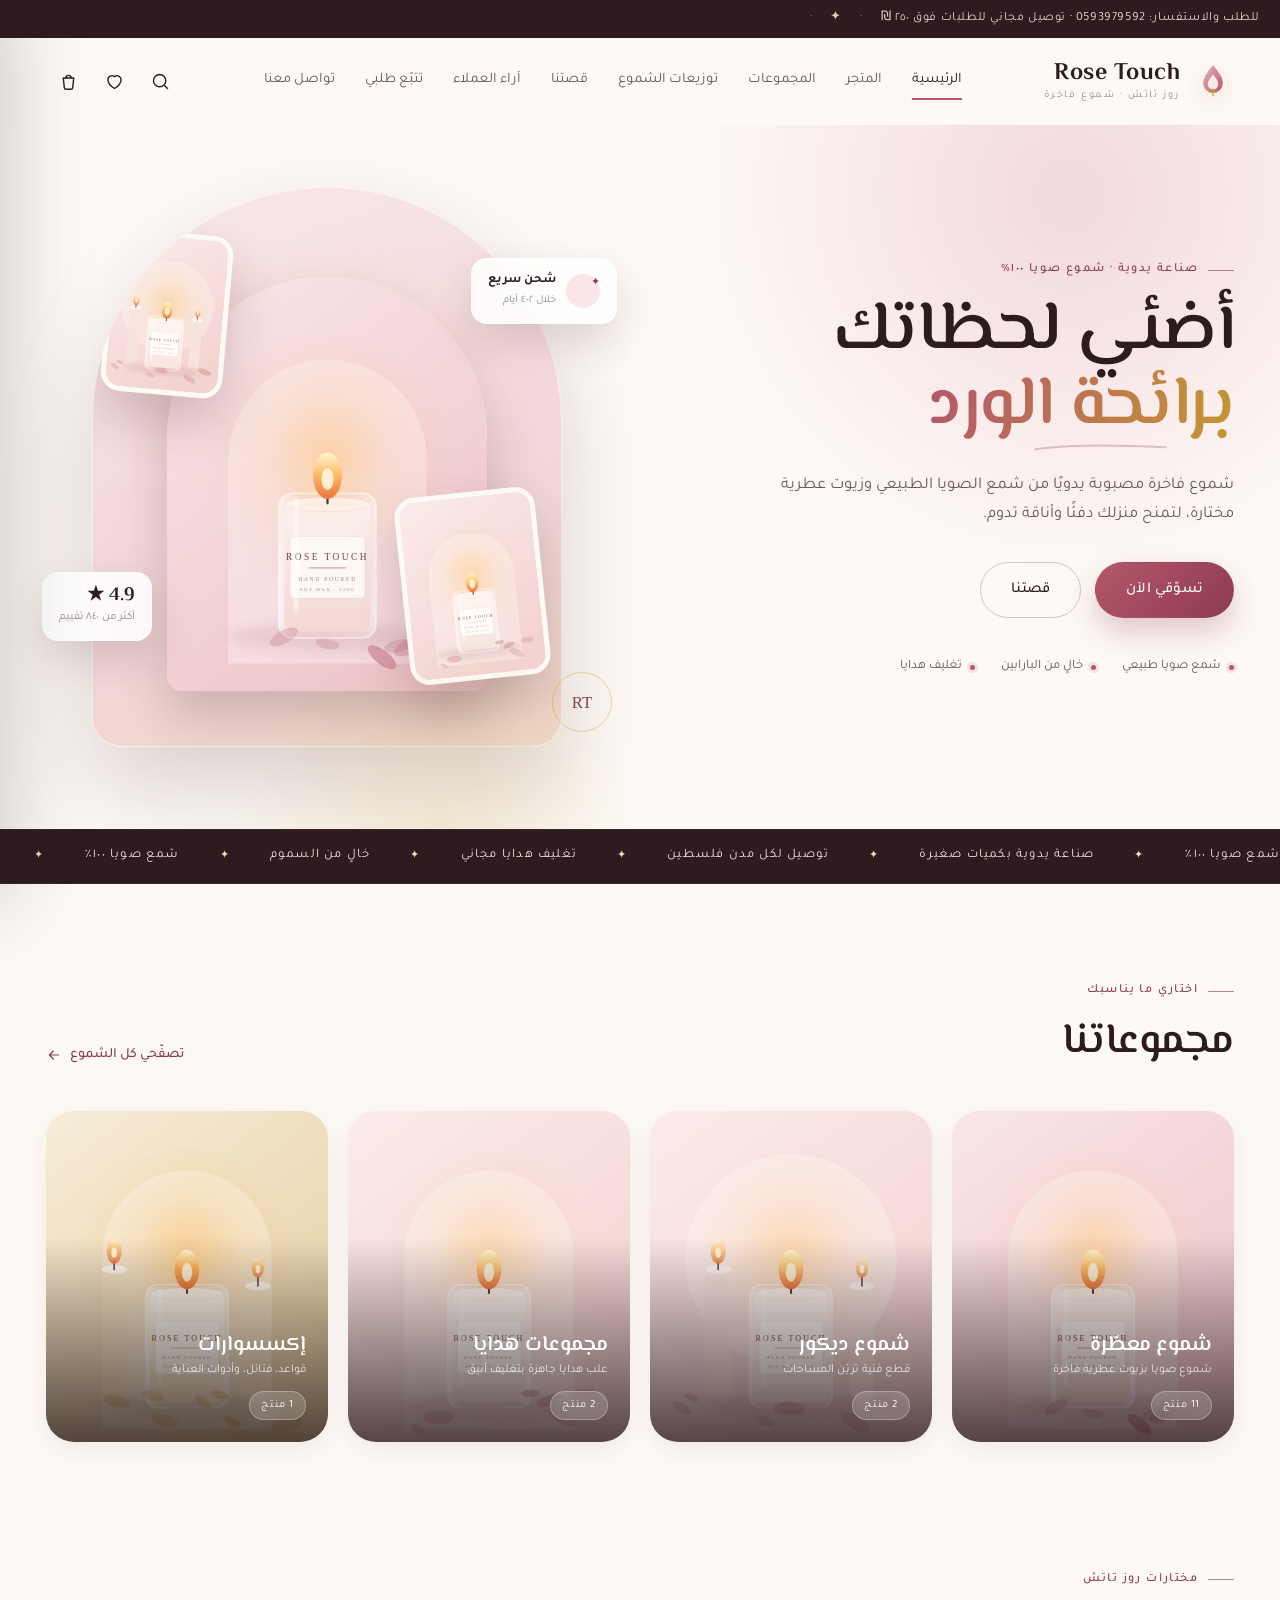
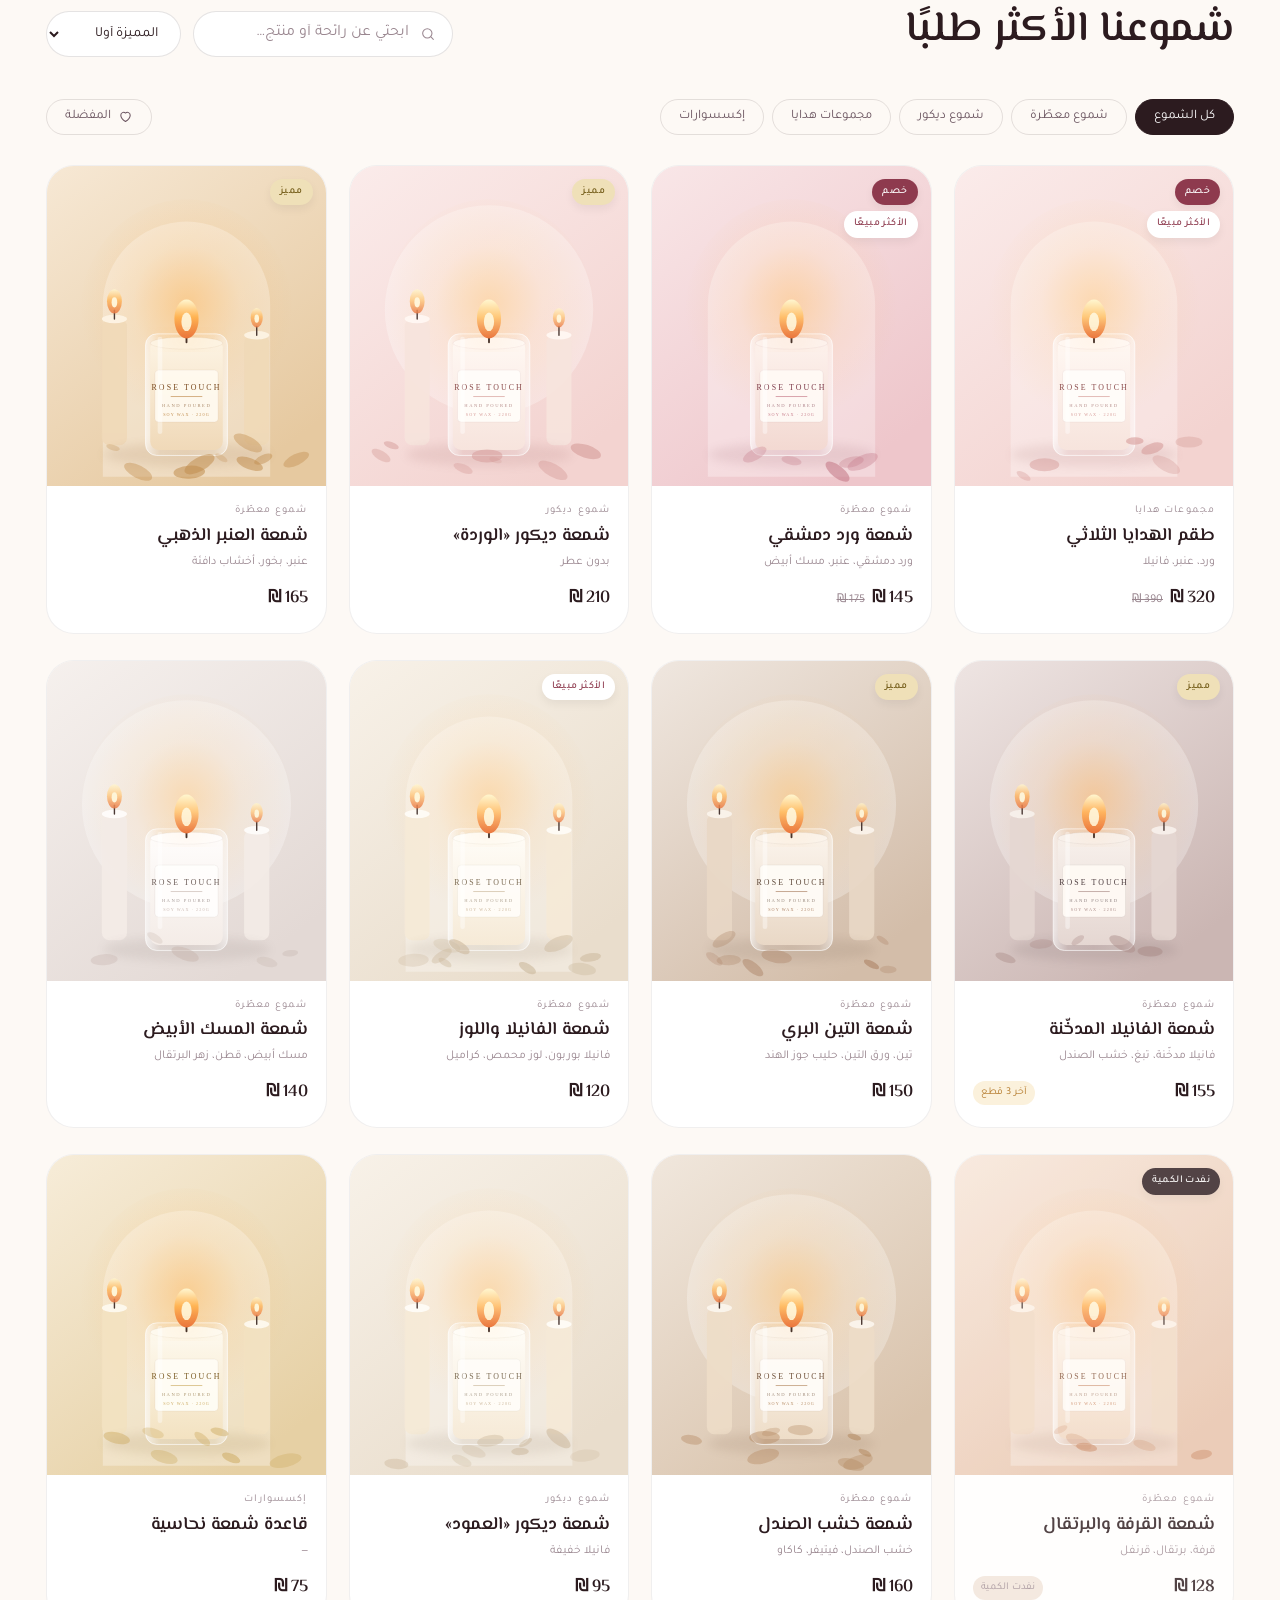
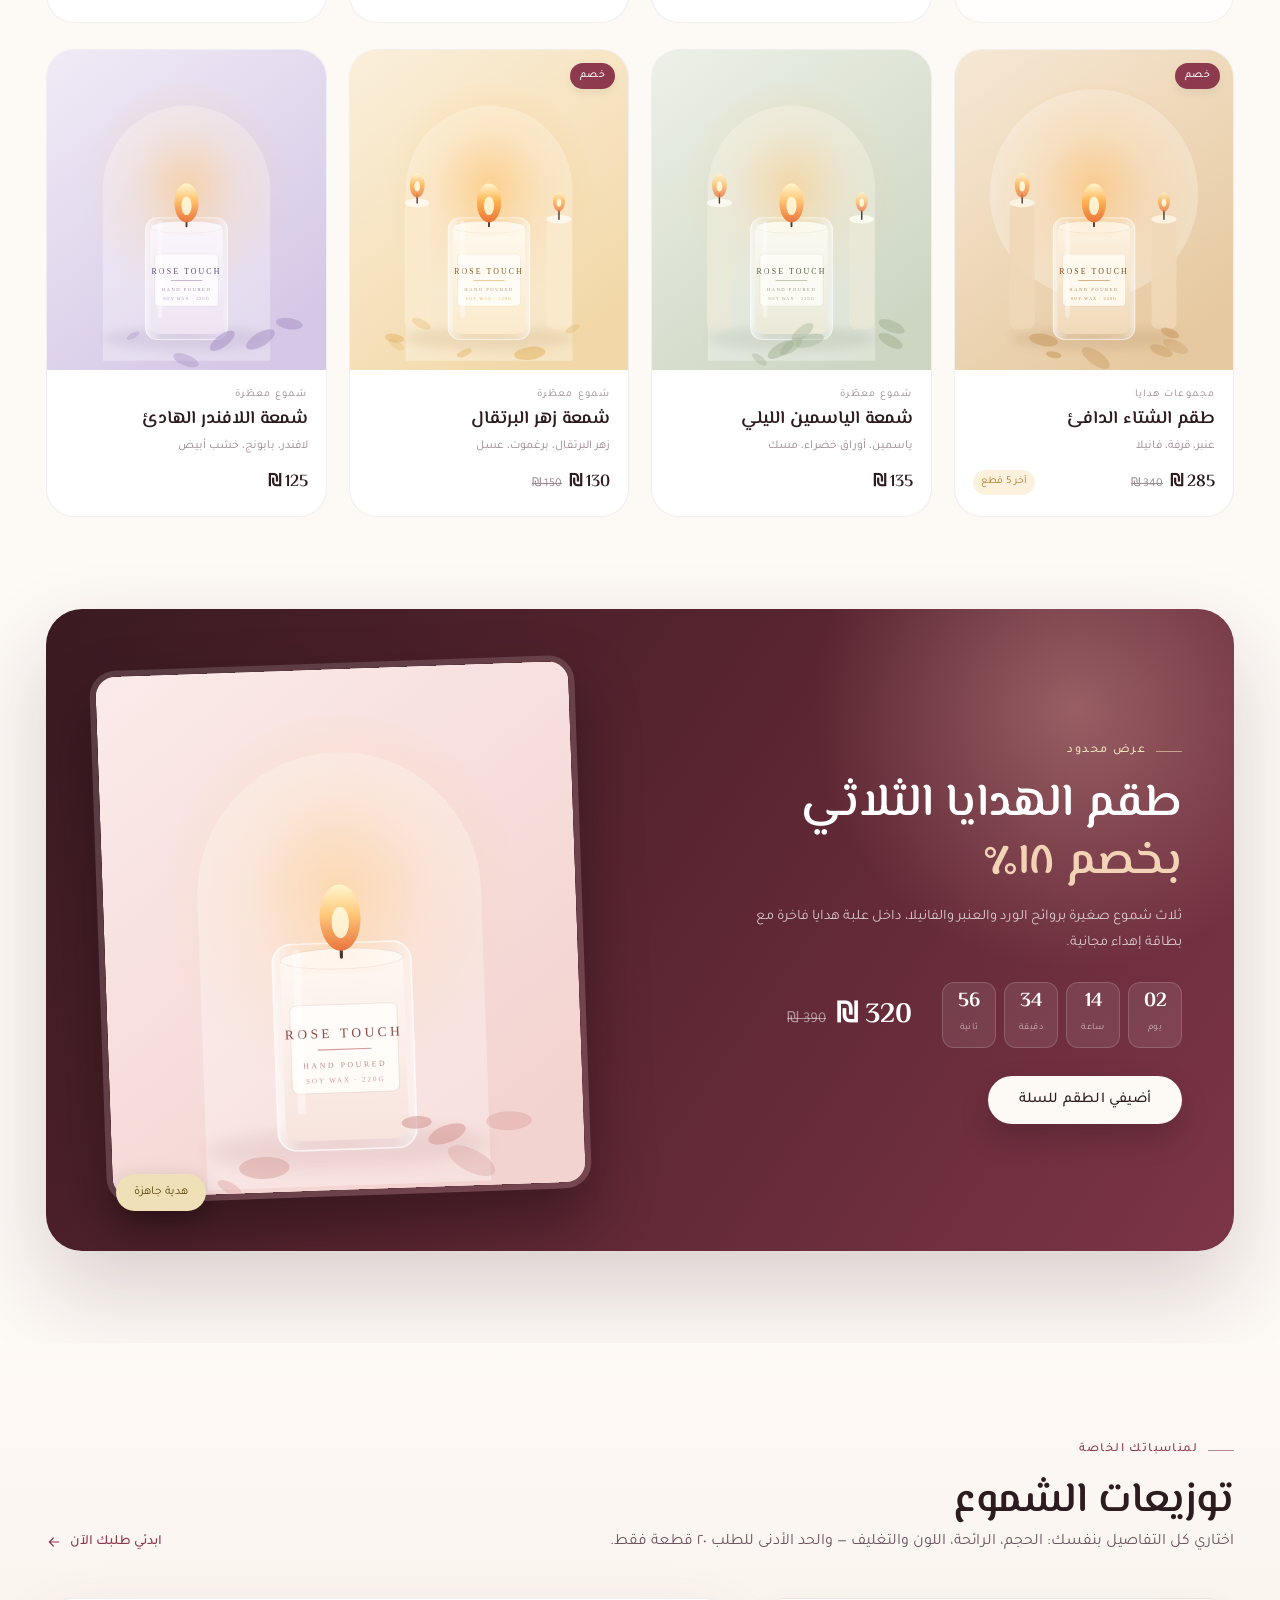
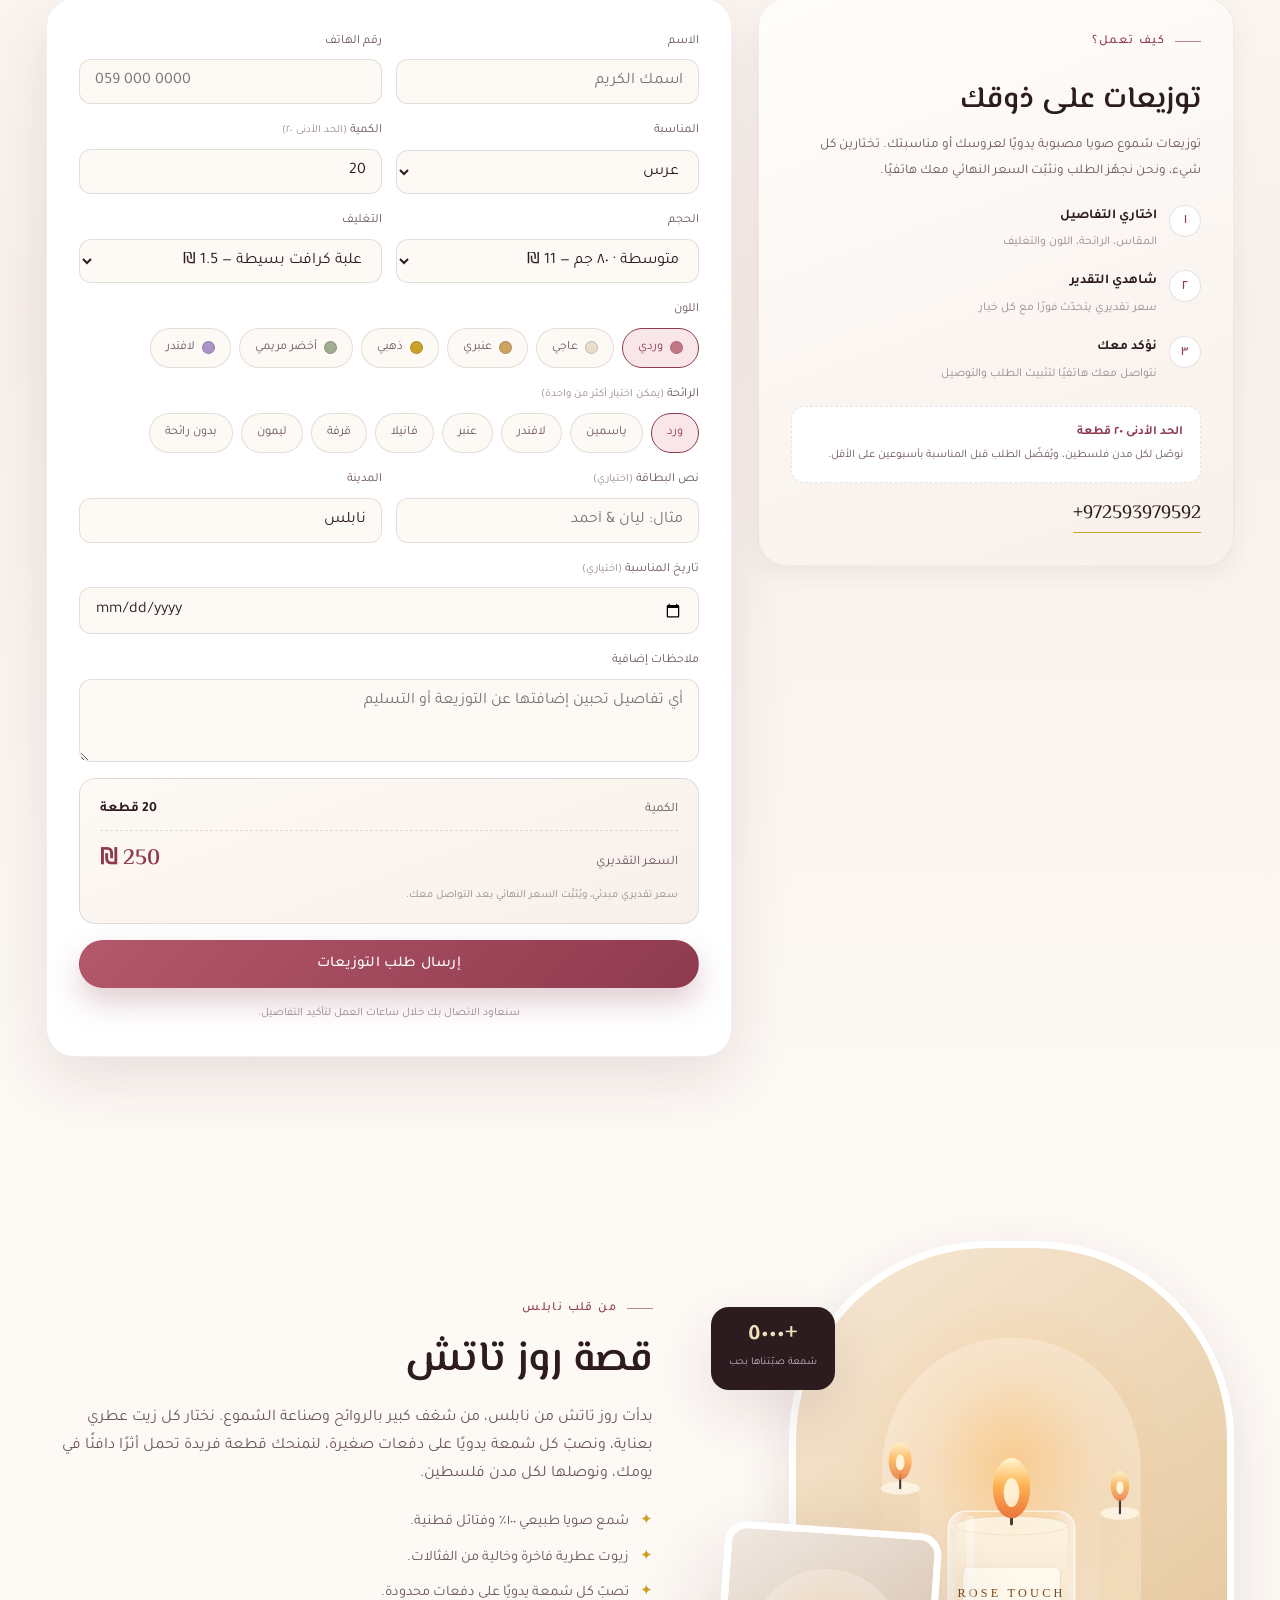
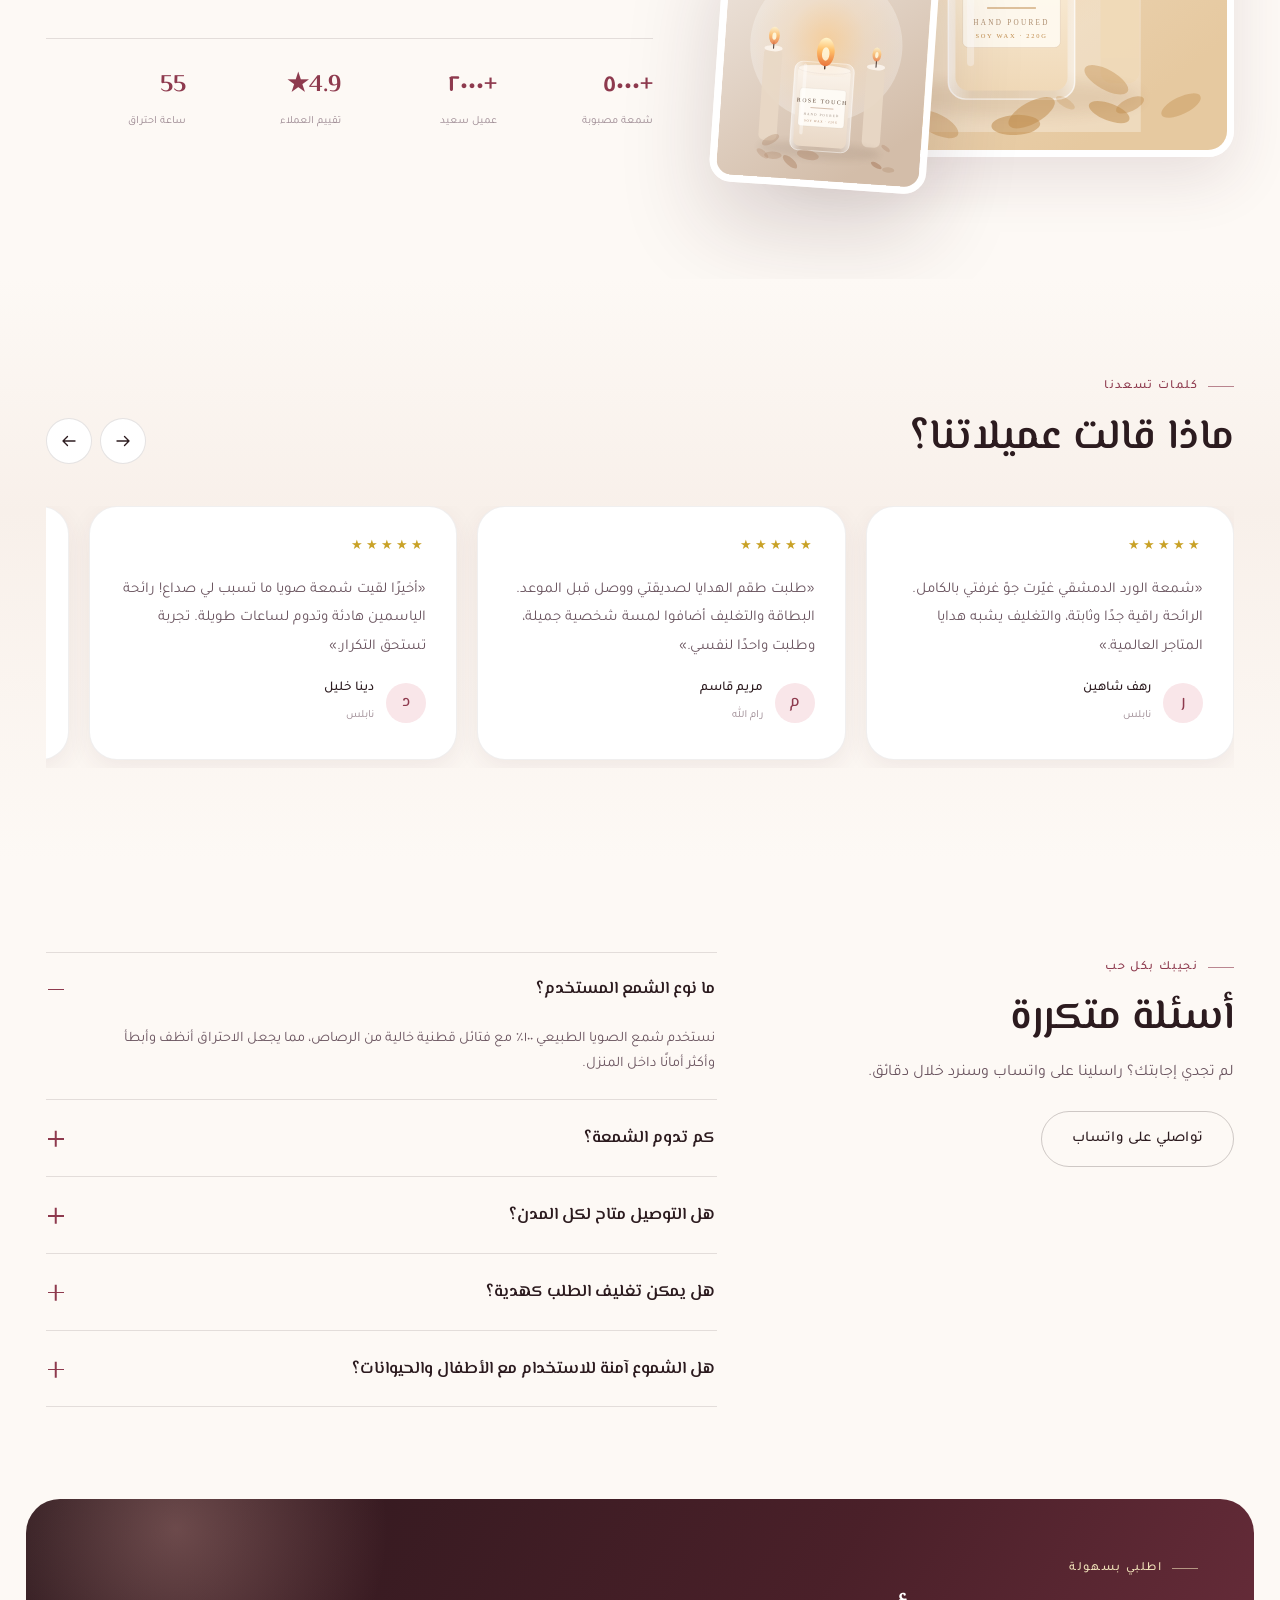
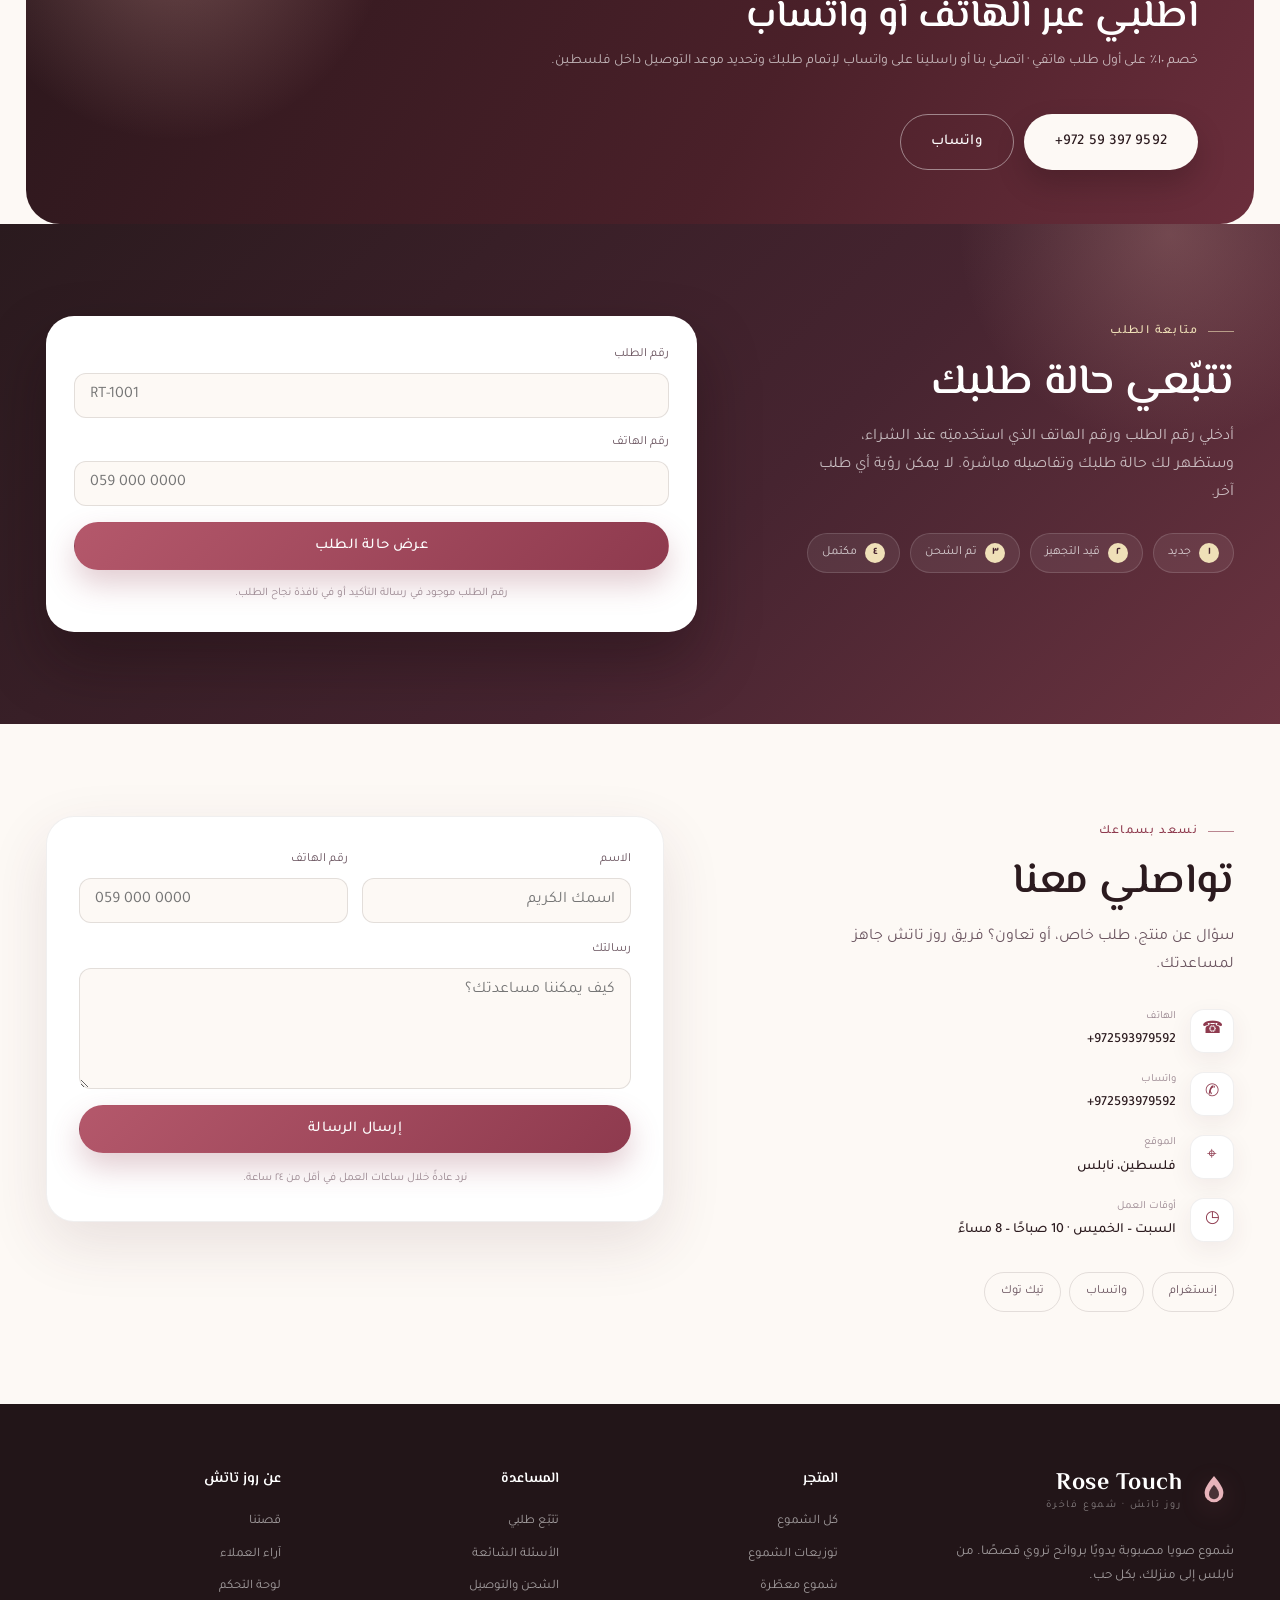
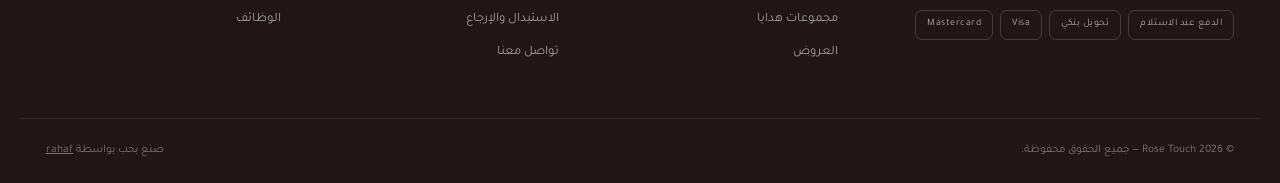
<file: index.html>
<!DOCTYPE html>
<html lang="ar" dir="rtl">
<head>
<meta charset="UTF-8">
<meta name="viewport" content="width=device-width, initial-scale=1, viewport-fit=cover">
<title>Rose Touch — شموع فاخرة مصبوبة يدويًا</title>
<meta name="description" content="روز تاتش: شموع صويا طبيعية مصبوبة يدويًا بروائح فاخرة، تغليف هدايا أنيق وتوصيل لكل مدن فلسطين من نابلس.">
<link rel="icon" href="data:image/svg+xml,%3Csvg xmlns='http://www.w3.org/2000/svg' viewBox='0 0 100 100'%3E%3Crect width='100' height='100' rx='24' fill='%232c1b1f'/%3E%3Cpath d='M50 22c10 10 16 17 16 26a16 16 0 1 1-32 0c0-9 6-16 16-26Z' fill='%23e8b4bb'/%3E%3Ccircle cx='50' cy='52' r='7' fill='%23fff6ef'/%3E%3C/svg%3E">
<link rel="preconnect" href="https://fonts.googleapis.com">
<link rel="preconnect" href="https://fonts.gstatic.com" crossorigin>
<link href="https://fonts.googleapis.com/css2?family=El+Messiri:wght@400;500;600;700&family=Tajawal:wght@300;400;500;700&display=swap" rel="stylesheet">
<link rel="stylesheet" href="assets/css/style.css">
</head>
<body>

<div class="announcement" id="announcement">
  <div class="announcement__track">
    <span id="announcementText">للطلب والاستفسار: 0593979592 · توصيل مجاني للطلبات فوق ٢٥٠ ₪</span>
    <span aria-hidden="true">✦</span>
  </div>
</div>

<header class="site-header" id="siteHeader">
  <div class="container header__inner">
    <a aria-label='روز تاتش - الصفحة الرئيسية' class='brand' href='index.html'>
      <span class="brand__mark" aria-hidden="true">
        <svg viewBox="0 0 64 64" width="42" height="42">
          <defs>
            <linearGradient id="brandGrad" x1="0" y1="0" x2="1" y2="1">
              <stop offset="0" stop-color="#e8b4bb"/><stop offset="1" stop-color="#b4586b"/>
            </linearGradient>
          </defs>
          <path d="M32 8c9 11 15 19 15 27a15 15 0 1 1-30 0c0-8 6-16 15-27Z" fill="url(#brandGrad)"/>
          <path d="M32 22c5 6 8 10 8 15a8 8 0 1 1-16 0c0-5 3-9 8-15Z" fill="#fff6ef" opacity=".9"/>
          <path d="M32 44v10" stroke="#c9a227" stroke-width="2" stroke-linecap="round"/>
          <path d="M27 49h10" stroke="#c9a227" stroke-width="2" stroke-linecap="round"/>
        </svg>
      </span>
      <span class="brand__text">
        <span class="brand__name" id="brandName">Rose Touch</span>
        <span class="brand__sub">روز تاتش · شموع فاخرة</span>
      </span>
    </a>

    <nav class="main-nav" id="mainNav" aria-label="القائمة الرئيسية">
      <a href="#home" class="is-active">الرئيسية</a>
      <a href="#products">المتجر</a>
      <a href="#categories">المجموعات</a>
      <a href="#favors">توزيعات الشموع</a>
      <a href="#about">قصتنا</a>
      <a href="#testimonials">آراء العملاء</a>
      <a href="#track">تتبّع طلبي</a>
      <a href="#contact">تواصل معنا</a>
    </nav>

    <div class="header__actions">
      <button class="icon-btn" id="searchBtn" aria-label="بحث في المتجر">
        <svg viewBox="0 0 24 24" width="21" height="21" fill="none" stroke="currentColor" stroke-width="1.6"><circle cx="11" cy="11" r="7"/><path d="m20 20-3.5-3.5" stroke-linecap="round"/></svg>
      </button>
      <button class="icon-btn" id="favBtn" aria-label="المفضلة">
        <svg viewBox="0 0 24 24" width="21" height="21" fill="none" stroke="currentColor" stroke-width="1.6"><path d="M12 20s-7.5-4.6-7.5-10A4.5 4.5 0 0 1 12 6.5 4.5 4.5 0 0 1 19.5 10c0 5.4-7.5 10-7.5 10Z" stroke-linejoin="round"/></svg>
        <span class="count-badge" id="favCount" hidden>0</span>
      </button>
      <button class="icon-btn cart-btn" id="cartBtn" aria-label="سلة التسوق">
        <svg viewBox="0 0 24 24" width="21" height="21" fill="none" stroke="currentColor" stroke-width="1.6"><path d="M6 8h12l-1.2 11a2 2 0 0 1-2 1.8H9.2a2 2 0 0 1-2-1.8L6 8Z" stroke-linejoin="round"/><path d="M9 8a3 3 0 0 1 6 0" stroke-linecap="round"/></svg>
        <span class="count-badge" id="cartCount">0</span>
      </button>
      <button class="icon-btn menu-btn" id="menuBtn" aria-label="القائمة" aria-expanded="false">
        <svg viewBox="0 0 24 24" width="22" height="22" fill="none" stroke="currentColor" stroke-width="1.8" stroke-linecap="round"><path d="M4 7h16M4 12h16M4 17h16"/></svg>
      </button>
    </div>
  </div>
</header>

<main id="home">

  <!-- ===== Hero ===== -->
  <section class="hero">
    <div class="container hero__inner">
      <div class="hero__copy">
        <span class="eyebrow" id="heroBadge">صناعة يدوية · شموع صويا ١٠٠٪</span>
        <h1>
          <span id="heroTitle">أضئي لحظاتك</span>
          <em id="heroAccent">برائحة الورد</em>
        </h1>
        <p class="hero__text" id="heroText">شموع فاخرة مصبوبة يدويًا من شمع الصويا الطبيعي وزيوت عطرية مختارة، لتمنح منزلك دفئًا وأناقة تدوم.</p>
        <div class="hero__cta">
          <a href="#products" class="btn btn--primary" id="heroCta">تسوّقي الآن
            <svg viewBox="0 0 24 24" width="18" height="18" fill="none" stroke="currentColor" stroke-width="1.8"><path d="M19 12H5m6-6-6 6 6 6" stroke-linecap="round" stroke-linejoin="round"/></svg>
          </a>
          <a href="#about" class="btn btn--ghost">قصتنا</a>
        </div>
        <ul class="hero__trust">
          <li><span class="dot"></span> شمع صويا طبيعي</li>
          <li><span class="dot"></span> خالٍ من البارابين</li>
          <li><span class="dot"></span> تغليف هدايا</li>
        </ul>
      </div>

      <div class="hero__visual">
        <div class="hero__arch">
          <div class="hero__glow"></div>
          <div class="hero__img hero__img--main" data-art-product="p1"></div>
          <div class="hero__img hero__img--side" data-art-product="p7"></div>
          <div class="hero__img hero__img--small" data-art-product="p13"></div>
        </div>
        <div class="float-card float-card--rating">
          <strong>4.9 ★</strong>
          <span>أكثر من ٨٤٠ تقييم</span>
        </div>
        <div class="float-card float-card--ship">
          <span class="float-card__icon">✦</span>
          <div><strong>شحن سريع</strong><span>خلال ٢–٤ أيام</span></div>
        </div>
        <div class="hero__seal" aria-hidden="true">
          <svg viewBox="0 0 120 120" width="118" height="118">
            <defs><path id="sealPath" d="M60,60 m-44,0 a44,44 0 1,1 88,0 a44,44 0 1,1 -88,0"/></defs>
            <text font-size="10.5" letter-spacing="2.2" fill="#7d3a49"><textPath href="#sealPath">HAND POURED · SOY WAX · NABLUS ·</textPath></text>
            <circle cx="60" cy="60" r="30" fill="none" stroke="#c9a227" stroke-opacity=".45"/>
            <text x="60" y="66" text-anchor="middle" font-family="Georgia,serif" font-size="17" fill="#7d3a49">RT</text>
          </svg>
        </div>
      </div>
    </div>
  </section>

  <!-- ===== شريط الثقة ===== -->
  <div class="marquee" aria-hidden="true">
    <div class="marquee__track" id="marqueeTrack">
      <span>شمع صويا ١٠٠٪</span><i>✦</i>
      <span>صناعة يدوية بكميات صغيرة</span><i>✦</i>
      <span>توصيل لكل مدن فلسطين</span><i>✦</i>
      <span>تغليف هدايا مجاني</span><i>✦</i>
      <span>خالٍ من السموم</span><i>✦</i>
      <span>شمع صويا ١٠٠٪</span><i>✦</i>
      <span>صناعة يدوية بكميات صغيرة</span><i>✦</i>
      <span>توصيل لكل مدن فلسطين</span><i>✦</i>
      <span>تغليف هدايا مجاني</span><i>✦</i>
      <span>خالٍ من السموم</span><i>✦</i>
    </div>
  </div>

  <!-- ===== التصنيفات ===== -->
  <section class="section" id="categories">
    <div class="container">
      <div class="section__head reveal">
        <div>
          <span class="eyebrow">اختاري ما يناسبك</span>
          <h2>مجموعاتنا</h2>
        </div>
        <a href="#products" class="link-arrow">تصفّحي كل الشموع
          <svg viewBox="0 0 24 24" width="16" height="16" fill="none" stroke="currentColor" stroke-width="1.8"><path d="M19 12H5m6-6-6 6 6 6" stroke-linecap="round" stroke-linejoin="round"/></svg>
        </a>
      </div>
      <div class="category-grid" id="categoriesGrid"></div>
    </div>
  </section>

  <!-- ===== المنتجات ===== -->
  <section class="section section--products" id="products">
    <div class="container">
      <div class="section__head reveal">
        <div>
          <span class="eyebrow">مختارات روز تاتش</span>
          <h2>شموعنا الأكثر طلبًا</h2>
        </div>
        <div class="shop-tools">
          <label class="search-inline">
            <svg viewBox="0 0 24 24" width="18" height="18" fill="none" stroke="currentColor" stroke-width="1.6"><circle cx="11" cy="11" r="7"/><path d="m20 20-3.5-3.5" stroke-linecap="round"/></svg>
            <input type="search" id="shopSearch" placeholder="ابحثي عن رائحة أو منتج…" aria-label="بحث في المنتجات">
          </label>
          <select id="sortSelect" class="select" aria-label="ترتيب المنتجات">
            <option value="featured">المميزة أولًا</option>
            <option value="new">الأحدث</option>
            <option value="price-asc">السعر: الأقل</option>
            <option value="price-desc">السعر: الأعلى</option>
            <option value="bestseller">الأكثر مبيعًا</option>
          </select>
        </div>
      </div>

      <div class="filter-row reveal">
        <div class="chips" id="filterChips"></div>
        <button class="chip chip--fav" id="favFilterBtn">
          <svg viewBox="0 0 24 24" width="15" height="15" fill="none" stroke="currentColor" stroke-width="1.7"><path d="M12 20s-7.5-4.6-7.5-10A4.5 4.5 0 0 1 12 6.5 4.5 4.5 0 0 1 19.5 10c0 5.4-7.5 10-7.5 10Z" stroke-linejoin="round"/></svg>
          المفضلة
        </button>
      </div>

      <div class="product-grid" id="productGrid"></div>
      <div class="empty-state" id="productsEmpty" hidden>
        <div class="empty-state__icon">✦</div>
        <h3>لا توجد نتائج مطابقة</h3>
        <p>جرّبي كلمة بحث أخرى أو اختاري مجموعة مختلفة.</p>
        <button class="btn btn--ghost" id="clearFiltersBtn">إعادة ضبط الفلاتر</button>
      </div>
    </div>
  </section>

  <!-- ===== عرض خاص ===== -->
  <section class="section offer-section">
    <div class="container">
      <div class="offer reveal">
        <div class="offer__glow" aria-hidden="true"></div>
        <div class="offer__copy">
          <span class="eyebrow eyebrow--light">عرض محدود</span>
          <h2>طقم الهدايا الثلاثي<br><em>بخصم ١٨٪</em></h2>
          <p>ثلاث شموع صغيرة بروائح الورد والعنبر والفانيلا، داخل علبة هدايا فاخرة مع بطاقة إهداء مجانية.</p>
          <div class="offer__meta">
            <div class="countdown" id="countdown">
              <div><strong id="cdD">02</strong><span>يوم</span></div>
              <div><strong id="cdH">14</strong><span>ساعة</span></div>
              <div><strong id="cdM">35</strong><span>دقيقة</span></div>
              <div><strong id="cdS">00</strong><span>ثانية</span></div>
            </div>
            <div class="offer__price">
              <strong id="offerPrice">320 ₪</strong>
              <s>390 ₪</s>
            </div>
          </div>
          <button class="btn btn--light" data-add-product="p7">أضيفي الطقم للسلة</button>
        </div>
        <div class="offer__visual">
          <div class="offer__img" data-art-product="p7"></div>
          <div class="offer__tag">هدية جاهزة</div>
        </div>
      </div>
    </div>
  </section>

  <!-- ===== توزيعات الشموع ===== -->
  <section class="section section--soft" id="favors">
    <div class="container">
      <div class="section__head reveal">
        <div>
          <span class="eyebrow">لمناسباتك الخاصة</span>
          <h2>توزيعات الشموع</h2>
          <p>اختاري كل التفاصيل بنفسك: الحجم، الرائحة، اللون والتغليف — والحد الأدنى للطلب ٢٠ قطعة فقط.</p>
        </div>
        <a href="#favorForm" class="link-arrow">ابدئي طلبك الآن
          <svg viewBox="0 0 24 24" width="16" height="16" fill="none" stroke="currentColor" stroke-width="1.8"><path d="M19 12H5m6-6-6 6 6 6" stroke-linecap="round" stroke-linejoin="round"/></svg>
        </a>
      </div>

      <div class="favors">
        <aside class="favors__aside reveal">
          <span class="eyebrow">كيف تعمل؟</span>
          <h3>توزيعات على ذوقك</h3>
          <p>توزيعات شموع صويا مصبوبة يدويًا لعروسك أو مناسبتك. تختارين كل شيء، ونحن نجهّز الطلب ونثبّت السعر النهائي معك هاتفيًا.</p>
          <ul class="favors__facts">
            <li><span>١</span><div><strong>اختاري التفاصيل</strong><small>المقاس، الرائحة، اللون والتغليف</small></div></li>
            <li><span>٢</span><div><strong>شاهدي التقدير</strong><small>سعر تقديري يتحدّث فورًا مع كل خيار</small></div></li>
            <li><span>٣</span><div><strong>نؤكد معك</strong><small>نتواصل معك هاتفيًا لتثبيت الطلب والتوصيل</small></div></li>
          </ul>
          <div class="favors__note">
            <strong>الحد الأدنى ٢٠ قطعة</strong>
            <span>نوصّل لكل مدن فلسطين، ويُفضّل الطلب قبل المناسبة بأسبوعين على الأقل.</span>
          </div>
          <a class="favors__call" id="favorCall" href="tel:+972593979592" dir="ltr">+972 59 397 9592</a>
        </aside>

        <form class="favors__form reveal" id="favorForm" novalidate>
          <div class="field-row">
            <label class="field">
              <span>الاسم</span>
              <input type="text" name="name" placeholder="اسمك الكريم" required>
            </label>
            <label class="field">
              <span>رقم الهاتف</span>
              <input type="tel" name="phone" placeholder="059 000 0000" inputmode="tel" required>
            </label>
          </div>

          <div class="field-row">
            <label class="field">
              <span>المناسبة</span>
              <select name="event" id="favorEvent"></select>
            </label>
            <label class="field">
              <span>الكمية <small>(الحد الأدنى ٢٠)</small></span>
              <input type="number" name="quantity" id="favorQty" min="20" step="1" value="20" inputmode="numeric" required>
            </label>
          </div>

          <div class="field-row">
            <label class="field">
              <span>الحجم</span>
              <select name="size" id="favorSize"></select>
            </label>
            <label class="field">
              <span>التغليف</span>
              <select name="packaging" id="favorPackaging"></select>
            </label>
          </div>

          <div class="field field--full">
            <span>اللون</span>
            <div class="opt-row" id="favorColors" role="radiogroup" aria-label="لون التوزيعة"></div>
          </div>

          <div class="field field--full">
            <span>الرائحة <small>(يمكن اختيار أكثر من واحدة)</small></span>
            <div class="opt-row" id="favorScents" role="group" aria-label="رائحة التوزيعة"></div>
          </div>

          <div class="field-row">
            <label class="field">
              <span>نص البطاقة <small>(اختياري)</small></span>
              <input type="text" name="labelText" id="favorLabel" placeholder="مثال: ليان &amp; أحمد" maxlength="40">
            </label>
            <label class="field">
              <span>المدينة</span>
              <input type="text" name="city" placeholder="نابلس" value="نابلس">
            </label>
          </div>

          <label class="field">
            <span>تاريخ المناسبة <small>(اختياري)</small></span>
            <input type="date" name="neededBy" id="favorDate">
          </label>

          <label class="field">
            <span>ملاحظات إضافية</span>
            <textarea name="notes" rows="3" placeholder="أي تفاصيل تحبين إضافتها عن التوزيعة أو التسليم"></textarea>
          </label>

          <div class="favor-estimate" id="favorEstimate">
            <div class="favor-estimate__row">
              <span>الكمية</span>
              <strong id="favorQtyOut">٢٠ قطعة</strong>
            </div>
            <div class="favor-estimate__row favor-estimate__row--total">
              <span>السعر التقديري</span>
              <strong id="favorTotalOut">—</strong>
            </div>
            <p>سعر تقديري مبدئي، ويُثبَّت السعر النهائي بعد التواصل معك.</p>
          </div>

          <button class="btn btn--primary btn--full" type="submit">إرسال طلب التوزيعات</button>
          <p class="form-note">سنعاود الاتصال بك خلال ساعات العمل لتأكيد التفاصيل.</p>

          <div class="favor-success" id="favorSuccess" hidden aria-live="polite">
            <strong id="favorSuccessTitle">تم استلام طلبك 🌹</strong>
            <p id="favorSuccessText">—</p>
            <div class="favor-success__actions">
              <a class="btn btn--primary" id="favorWhatsapp" href="#" target="_blank" rel="noopener">أكملي عبر واتساب</a>
              <button class="btn btn--ghost" type="button" id="favorNew">طلب جديد</button>
            </div>
          </div>
        </form>
      </div>
    </div>
  </section>

  <!-- ===== قصتنا ===== -->
  <section class="section" id="about">
    <div class="container about">
      <div class="about__visual reveal">
        <div class="about__img" data-art-product="p2"></div>
        <div class="about__img about__img--small" data-art-product="p9"></div>
        <div class="about__badge">
          <strong>+٥٠٠٠</strong>
          <span>شمعة صبّتناها بحب</span>
        </div>
      </div>
      <div class="about__copy reveal">
        <span class="eyebrow">من قلب نابلس</span>
        <h2 id="aboutTitle">قصة روز تاتش</h2>
        <p id="aboutText">بدأت روز تاتش من نابلس، من شغف كبير بالروائح وصناعة الشموع. نختار كل زيت عطري بعناية، ونصبّ كل شمعة يدويًا على دفعات صغيرة، لنمنحك قطعة فريدة تحمل أثرًا دافئًا في يومك، ونوصلها لكل مدن فلسطين.</p>
        <ul class="about__list">
          <li><span>✦</span> شمع صويا طبيعي ١٠٠٪ وفتائل قطنية.</li>
          <li><span>✦</span> زيوت عطرية فاخرة وخالية من الفثالات.</li>
          <li><span>✦</span> تصبّ كل شمعة يدويًا على دفعات محدودة.</li>
        </ul>
        <div class="about__stats">
          <div><strong>+٥٠٠٠</strong><span>شمعة مصبوبة</span></div>
          <div><strong>+٢٠٠٠</strong><span>عميل سعيد</span></div>
          <div><strong>4.9★</strong><span>تقييم العملاء</span></div>
          <div><strong>55</strong><span>ساعة احتراق</span></div>
        </div>
      </div>
    </div>
  </section>

  <!-- ===== آراء العملاء ===== -->
  <section class="section section--soft" id="testimonials">
    <div class="container">
      <div class="section__head reveal">
        <div>
          <span class="eyebrow">كلمات تسعدنا</span>
          <h2>ماذا قالت عميلاتنا؟</h2>
        </div>
        <div class="slider-nav">
          <button class="round-btn" id="testPrev" aria-label="السابق">
            <svg viewBox="0 0 24 24" width="18" height="18" fill="none" stroke="currentColor" stroke-width="1.8"><path d="m14 6 6 6-6 6M20 12H4" stroke-linecap="round" stroke-linejoin="round"/></svg>
          </button>
          <button class="round-btn" id="testNext" aria-label="التالي">
            <svg viewBox="0 0 24 24" width="18" height="18" fill="none" stroke="currentColor" stroke-width="1.8"><path d="m10 6-6 6 6 6M4 12h16" stroke-linecap="round" stroke-linejoin="round"/></svg>
          </button>
        </div>
      </div>
      <div class="testimonials" id="testimonialTrack">
        <article class="testimonial">
          <div class="stars">★★★★★</div>
          <p>«شمعة الورد الدمشقي غيّرت جوّ غرفتي بالكامل. الرائحة راقية جدًا وثابتة، والتغليف يشبه هدايا المتاجر العالمية.»</p>
          <div class="testimonial__author"><span>ر</span><div><strong>رهف شاهين</strong><small>نابلس</small></div></div>
        </article>
        <article class="testimonial">
          <div class="stars">★★★★★</div>
          <p>«طلبت طقم الهدايا لصديقتي ووصل قبل الموعد. البطاقة والتغليف أضافوا لمسة شخصية جميلة، وطلبت واحدًا لنفسي.»</p>
          <div class="testimonial__author"><span>م</span><div><strong>مريم قاسم</strong><small>رام الله</small></div></div>
        </article>
        <article class="testimonial">
          <div class="stars">★★★★★</div>
          <p>«أخيرًا لقيت شمعة صويا ما تسبب لي صداع! رائحة الياسمين هادئة وتدوم لساعات طويلة. تجربة تستحق التكرار.»</p>
          <div class="testimonial__author"><span>د</span><div><strong>دينا خليل</strong><small>نابلس</small></div></div>
        </article>
        <article class="testimonial">
          <div class="stars">★★★★★</div>
          <p>«الشمعة النحتية قطعة فنية فوق الطاولة، كل من يزورني يسأل عنها. جودة التصنيع واضحة من أول نظرة.»</p>
          <div class="testimonial__author"><span>ه</span><div><strong>هبة سليمان</strong><small>طولكرم</small></div></div>
        </article>
      </div>
    </div>
  </section>

  <!-- ===== الأسئلة ===== -->
  <section class="section" id="faq">
    <div class="container faq-wrap">
      <div class="faq-intro reveal">
        <span class="eyebrow">نجيبك بكل حب</span>
        <h2>أسئلة متكررة</h2>
        <p>لم تجدي إجابتك؟ راسلينا على واتساب وسنرد خلال دقائق.</p>
        <a class="btn btn--ghost" id="faqWhatsapp" href="#" target="_blank" rel="noopener">تواصلي على واتساب</a>
      </div>
      <div class="faq-list" id="faqList">
        <details class="faq" open>
          <summary>ما نوع الشمع المستخدم؟<span class="faq__icon"></span></summary>
          <p>نستخدم شمع الصويا الطبيعي ١٠٠٪ مع فتائل قطنية خالية من الرصاص، مما يجعل الاحتراق أنظف وأبطأ وأكثر أمانًا داخل المنزل.</p>
        </details>
        <details class="faq">
          <summary>كم تدوم الشمعة؟<span class="faq__icon"></span></summary>
          <p>تدوم شموعنا الكبيرة من ٤٥ إلى ٥٥ ساعة تقريبًا عند اتباع طريقة العناية الصحيحة: قصّ الفتيل إلى ٥ مم قبل كل استخدام، وعدم إطفاء الشمعة قبل ذوبان طبقة كاملة من السطح.</p>
        </details>
        <details class="faq">
          <summary>هل التوصيل متاح لكل المدن؟<span class="faq__icon"></span></summary>
          <p>نوصل لكل مدن فلسطين خلال ٢–٤ أيام عمل، والتوصيل مجاني للطلبات فوق ٢٥٠ ₪. يمكنك أيضًا اختيار الاستلام من موقعنا في نابلس.</p>
        </details>
        <details class="faq">
          <summary>هل يمكن تغليف الطلب كهدية؟<span class="faq__icon"></span></summary>
          <p>بالتأكيد! التغليف الهدايا مجاني مع كل طقم، ويمكنك إضافة بطاقة إهداء مكتوبة بخط اليد عبر كتابة النص في ملاحظات الطلب.</p>
        </details>
        <details class="faq">
          <summary>هل الشموع آمنة للاستخدام مع الأطفال والحيوانات؟<span class="faq__icon"></span></summary>
          <p>شموعنا خالية من البارابين والفثالات، لكننا ننصح دائمًا بإبعاد أي شمعة مشتعلة عن متناول الأطفال والحيوانات، وعدم تركها دون مراقبة.</p>
        </details>
      </div>
    </div>
  </section>

  <!-- ===== اطلبي هاتفيًا ===== -->
  <section class="newsletter">
    <div class="container newsletter__inner reveal">
      <div>
        <span class="eyebrow eyebrow--light">اطلبي بسهولة</span>
        <h2>اطلبي عبر الهاتف أو واتساب</h2>
        <p>خصم ١٠٪ على أول طلب هاتفي · اتصلي بنا أو راسلينا على واتساب لإتمام طلبك وتحديد موعد التوصيل داخل فلسطين.</p>
      </div>
      <div class="newsletter__form">
        <a class="btn btn--light" href="tel:+972593979592" dir="ltr">+972 59 397 9592</a>
        <a class="btn btn--ghost" href="https://wa.me/972593979592" target="_blank" rel="noopener">واتساب</a>
      </div>
    </div>
  </section>

  <!-- ===== تتبّع الطلب ===== -->
  <section class="section section--track" id="track">
    <div class="container track">
      <div class="track__intro reveal">
        <span class="eyebrow eyebrow--light">متابعة الطلب</span>
        <h2>تتبّعي حالة طلبك</h2>
        <p>أدخلي رقم الطلب ورقم الهاتف الذي استخدمتِه عند الشراء، وستظهر لك حالة طلبك وتفاصيله مباشرة. لا يمكن رؤية أي طلب آخر.</p>
        <ul class="track__steps">
          <li><i>١</i><span>جديد</span></li>
          <li><i>٢</i><span>قيد التجهيز</span></li>
          <li><i>٣</i><span>تم الشحن</span></li>
          <li><i>٤</i><span>مكتمل</span></li>
        </ul>
      </div>
      <div class="track__panel reveal">
        <form id="trackForm" class="track-form" autocomplete="off">
          <label class="field">
            <span>رقم الطلب</span>
            <input id="trackNumber" name="number" type="text" placeholder="RT-1001" dir="ltr" required>
          </label>
          <label class="field">
            <span>رقم الهاتف</span>
            <input id="trackPhone" name="phone" type="tel" inputmode="tel" placeholder="059 000 0000" required>
          </label>
          <button class="btn btn--primary btn--full" id="trackBtn" type="submit">عرض حالة الطلب</button>
          <p class="form-note">رقم الطلب موجود في رسالة التأكيد أو في نافذة نجاح الطلب.</p>
        </form>
        <div id="trackResult" class="track-result" aria-live="polite"></div>
      </div>
    </div>
  </section>

  <!-- ===== تواصل ===== -->
  <section class="section" id="contact">
    <div class="container contact">
      <div class="contact__info reveal">
        <span class="eyebrow">نسعد بسماعك</span>
        <h2>تواصلي معنا</h2>
        <p>سؤال عن منتج، طلب خاص، أو تعاون؟ فريق روز تاتش جاهز لمساعدتك.</p>
        <ul class="contact__list">
          <li>
            <span class="contact__ico">☎</span>
            <div><small>الهاتف</small><strong><a id="contactPhone" href="tel:+972593979592" dir="ltr">+972593979592</a></strong></div>
          </li>
          <li>
            <span class="contact__ico">✆</span>
            <div><small>واتساب</small><strong><a id="contactWhatsapp" href="https://wa.me/972593979592" target="_blank" rel="noopener" dir="ltr">+972593979592</a></strong></div>
          </li>
          <li>
            <span class="contact__ico">⌖</span>
            <div><small>الموقع</small><strong id="contactAddress">فلسطين، نابلس</strong></div>
          </li>
          <li>
            <span class="contact__ico">◷</span>
            <div><small>أوقات العمل</small><strong id="contactHours">السبت – الخميس · 10 صباحًا – 8 مساءً</strong></div>
          </li>
        </ul>
        <div class="contact__social">
          <a href="#" target="_blank" rel="noopener" id="instagramLink" aria-label="إنستغرام">إنستغرام</a>
          <a href="#" target="_blank" rel="noopener" id="whatsappLink" aria-label="واتساب">واتساب</a>
          <a href="#" target="_blank" rel="noopener" aria-label="تيك توك">تيك توك</a>
        </div>
      </div>
      <form class="contact__form reveal" id="contactForm" novalidate>
        <div class="field-row">
          <label class="field">
            <span>الاسم</span>
            <input type="text" name="name" placeholder="اسمك الكريم" required>
          </label>
          <label class="field">
            <span>رقم الهاتف</span>
            <input type="tel" name="phone" placeholder="059 000 0000" inputmode="tel" required>
          </label>
        </div>
        <label class="field">
          <span>رسالتك</span>
          <textarea name="message" rows="5" placeholder="كيف يمكننا مساعدتك؟" required></textarea>
        </label>
        <button class="btn btn--primary" type="submit">إرسال الرسالة</button>
        <p class="form-note">نرد عادةً خلال ساعات العمل في أقل من ٢٤ ساعة.</p>
      </form>
    </div>
  </section>
</main>

<footer class="site-footer">
  <div class="container footer__grid">
    <div class="footer__brand">
      <a class='brand brand--footer' href='index.html'>
        <span class="brand__mark" aria-hidden="true">
          <svg viewBox="0 0 64 64" width="40" height="40"><path d="M32 8c9 11 15 19 15 27a15 15 0 1 1-30 0c0-8 6-16 15-27Z" fill="#e8b4bb"/><path d="M32 22c5 6 8 10 8 15a8 8 0 1 1-16 0c0-5 3-9 8-15Z" fill="#2c1b1f" opacity=".85"/></svg>
        </span>
        <span class="brand__text"><span class="brand__name">Rose Touch</span><span class="brand__sub">روز تاتش · شموع فاخرة</span></span>
      </a>
      <p>شموع صويا مصبوبة يدويًا بروائح تروي قصصًا. من نابلس إلى منزلك، بكل حب.</p>
      <div class="footer__pay"><span>الدفع عند الاستلام</span><span>تحويل بنكي</span><span>Visa</span><span>Mastercard</span></div>
    </div>
    <div class="footer__col">
      <h4>المتجر</h4>
      <a href="#products">كل الشموع</a>
      <a href="#favors">توزيعات الشموع</a>
      <a href="#categories">شموع معطّرة</a>
      <a href="#categories">مجموعات هدايا</a>
      <a href="#products">العروض</a>
    </div>
    <div class="footer__col">
      <h4>المساعدة</h4>
      <a href="#track">تتبّع طلبي</a>
      <a href="#faq">الأسئلة الشائعة</a>
      <a href="#contact">الشحن والتوصيل</a>
      <a href="#contact">الاستبدال والإرجاع</a>
      <a href="#contact">تواصل معنا</a>
    </div>
    <div class="footer__col">
      <h4>عن روز تاتش</h4>
      <a href="#about">قصتنا</a>
      <a href="#testimonials">آراء العملاء</a>
      <a href='admin/admin.html'>لوحة التحكم</a>
      <a href="#contact">الوظائف</a>
    </div>
  </div>
  <div class="container footer__bottom">
    <span>© <span id="year">2026</span> Rose Touch — جميع الحقوق محفوظة.</span>
    <span>صنع بحب بواسطة <a href='https://wa.me/972593979592' target='_blank' rel='noopener' style='color:inherit;text-decoration:underline'>rahaf</a></span>
  </div>
</footer>

<!-- ===== سلة التسوق ===== -->
<aside class="drawer" id="cartDrawer" aria-hidden="true" aria-label="سلة التسوق">
  <div class="drawer__head">
    <h3>سلة التسوق <span id="drawerCount">(0)</span></h3>
    <button class="icon-btn" data-close-drawer aria-label="إغلاق">
      <svg viewBox="0 0 24 24" width="20" height="20" fill="none" stroke="currentColor" stroke-width="1.8"><path d="m6 6 12 12M18 6 6 18" stroke-linecap="round"/></svg>
    </button>
  </div>
  <div class="ship-progress" id="shipProgress">
    <p id="shipText">أضيفي 250 ₪ للحصول على شحن مجاني</p>
    <div class="ship-progress__bar"><span id="shipBar"></span></div>
  </div>
  <div class="drawer__body" id="cartItems"></div>
  <div class="drawer__empty" id="cartEmpty">
    <div class="drawer__empty-icon">✦</div>
    <h4>سلتك فارغة</h4>
    <p>اكتشفي شموعنا واختاري ما يناسب لحظاتك.</p>
    <button class="btn btn--primary" data-close-drawer>ابدئي التسوق</button>
  </div>
  <div class="drawer__foot" id="cartFoot">
    <div class="cart-line"><span>المجموع الفرعي</span><strong id="cartSubtotal">0 ₪</strong></div>
    <div class="cart-line"><span>الشحن</span><strong id="cartShipping">—</strong></div>
    <div class="cart-line cart-line--total"><span>الإجمالي</span><strong id="cartTotal">0 ₪</strong></div>
    <button class="btn btn--primary btn--full" id="checkoutBtn">إتمام الطلب</button>
    <button class="btn btn--text" data-close-drawer>متابعة التسوق</button>
    <p class="cart-note">الدفع عند الاستلام · إمكانية تغليف الهدايا</p>
  </div>
</aside>

<!-- ===== إتمام الطلب ===== -->
<div class="modal" id="checkoutModal" aria-hidden="true" role="dialog" aria-modal="true" aria-label="إتمام الطلب">
  <div class="modal__backdrop" data-close-modal></div>
  <div class="modal__panel modal__panel--wide">
    <div class="modal__head">
      <div>
        <span class="eyebrow">خطوة أخيرة</span>
        <h3>إتمام الطلب</h3>
      </div>
      <button class="icon-btn" data-close-modal aria-label="إغلاق">
        <svg viewBox="0 0 24 24" width="20" height="20" fill="none" stroke="currentColor" stroke-width="1.8"><path d="m6 6 12 12M18 6 6 18" stroke-linecap="round"/></svg>
      </button>
    </div>
    <form id="checkoutForm" class="checkout" novalidate>
      <div class="checkout__fields">
        <div class="field-row">
          <label class="field"><span>الاسم الكامل *</span><input name="name" required placeholder="الاسم الأول والأخير"></label>
          <label class="field"><span>رقم الجوال *</span><input name="phone" required inputmode="tel" placeholder="059 000 0000"></label>
        </div>
        <div class="field-row">
          <label class="field"><span>منطقة التوصيل *</span><select name="deliveryArea" id="deliveryAreaSelect" required></select></label>
          <label class="field" id="deliveryCityWrap"><span>المدينة / المنطقة (تفصيل)</span><input name="city" id="deliveryCityInput" placeholder="اكتب اسم المنطقة"></label>
        </div>
        <p class="form-note" id="deliveryFeeHint" style="margin-top:-4px;margin-bottom:10px">اختر منطقة التوصيل لحساب رسوم الشحن تلقائيًا.</p>
        <label class="field"><span>العنوان التفصيلي *</span><input name="address" required placeholder="الحي، الشارع، رقم المبنى"></label>
        <label class="field"><span>ملاحظات الطلب</span><textarea name="notes" rows="2" placeholder="نص بطاقة الإهداء أو أي تعليمات"></textarea></label>
        <div class="field">
          <span>طريقة الدفع</span>
          <div class="pay-options">
            <label class="pay-option is-active"><input type="radio" name="payment" value="الدفع عند الاستلام" checked> الدفع عند الاستلام</label>
            <label class="pay-option"><input type="radio" name="payment" value="تحويل بنكي"> تحويل بنكي</label>
          </div>
        </div>
      </div>
      <aside class="checkout__summary">
        <h4>ملخص الطلب</h4>
        <div id="checkoutItems" class="checkout__items"></div>
        <div class="cart-line"><span>المجموع الفرعي</span><strong id="coSubtotal">0 ₪</strong></div>
        <div class="cart-line"><span>الشحن</span><strong id="coShipping">—</strong></div>
        <div class="cart-line cart-line--total"><span>الإجمالي</span><strong id="coTotal">0 ₪</strong></div>
        <p class="cart-note" id="loyaltyEarnHint" hidden></p>
        <button class="btn btn--primary btn--full" type="submit" id="placeOrderBtn">تأكيد الطلب</button>
        <p class="cart-note">بالضغط على تأكيد الطلب أنت توافقين على سياسة الشحن والاستبدال.</p>
      </aside>
    </form>
  </div>
</div>

<!-- ===== نجاح الطلب ===== -->
<div class="modal" id="successModal" aria-hidden="true" role="dialog" aria-modal="true" aria-label="تم تأكيد الطلب">
  <div class="modal__backdrop" data-close-modal></div>
  <div class="modal__panel modal__panel--center">
    <div class="success">
      <div class="success__icon">✦</div>
      <h3>شكرًا لك! تم استلام طلبك</h3>
      <p>رقم طلبك <strong id="successOrderNumber">RT-1001</strong></p>
      <p class="success__note">أرسلي تفاصيل الطلب عبر واتساب لتأكيده بسرعة. سنراجع الطلب ونتواصل معك لتأكيد العنوان وموعد التوصيل.</p>
      <div style="display:flex;gap:10px;flex-wrap:wrap;justify-content:center">
        <a class="btn btn--primary" id="successWhatsapp" href="#" target="_blank" rel="noopener">إرسال الطلب عبر واتساب</a>
        <button class="btn btn--ghost" id="successTrack" type="button">تتبّع طلبي</button>
        <button class="btn btn--ghost" data-close-modal>متابعة التسوق</button>
      </div>
    </div>
  </div>
</div>

<!-- ===== المنتج ===== -->
<div class="modal" id="productModal" aria-hidden="true" role="dialog" aria-modal="true" aria-label="تفاصيل المنتج">
  <div class="modal__backdrop" data-close-modal></div>
  <div class="modal__panel modal__panel--product">
    <button class="icon-btn modal__close" data-close-modal aria-label="إغلاق">
      <svg viewBox="0 0 24 24" width="20" height="20" fill="none" stroke="currentColor" stroke-width="1.8"><path d="m6 6 12 12M18 6 6 18" stroke-linecap="round"/></svg>
    </button>
    <div class="product-detail" id="productDetail"></div>
    <div class="product-detail__buy" id="productBuy"></div>
  </div>
</div>

<!-- ===== المفضلة ===== -->
<div class="modal" id="favModal" aria-hidden="true" role="dialog" aria-modal="true" aria-label="المفضلة">
  <div class="modal__backdrop" data-close-modal></div>
  <div class="modal__panel">
    <div class="modal__head">
      <h3>المفضلة</h3>
      <button class="icon-btn" data-close-modal aria-label="إغلاق">
        <svg viewBox="0 0 24 24" width="20" height="20" fill="none" stroke="currentColor" stroke-width="1.8"><path d="m6 6 12 12M18 6 6 18" stroke-linecap="round"/></svg>
      </button>
    </div>
    <div class="fav-list" id="favItems"></div>
  </div>
</div>

<!-- ===== البحث ===== -->
<div class="search-overlay" id="searchOverlay" aria-hidden="true">
  <div class="search-overlay__box">
    <div class="search-overlay__head">
      <svg viewBox="0 0 24 24" width="20" height="20" fill="none" stroke="currentColor" stroke-width="1.6"><circle cx="11" cy="11" r="7"/><path d="m20 20-3.5-3.5" stroke-linecap="round"/></svg>
      <input type="search" id="searchField" placeholder="ابحثي عن شمعة، رائحة، أو مجموعة…" aria-label="بحث">
      <button class="icon-btn" data-close-search aria-label="إغلاق البحث">
        <svg viewBox="0 0 24 24" width="20" height="20" fill="none" stroke="currentColor" stroke-width="1.8"><path d="m6 6 12 12M18 6 6 18" stroke-linecap="round"/></svg>
      </button>
    </div>
    <div class="search-overlay__results" id="searchResults">
      <p class="search-hint">جرّبي: ورد، عنبر، فانيلا، هدايا…</p>
    </div>
  </div>
</div>

<div class="toast" id="toast" role="status" aria-live="polite"></div>

<script src="assets/js/store-data.js"></script>
<script src="assets/js/store.js"></script>
</body>
</html>
</file>
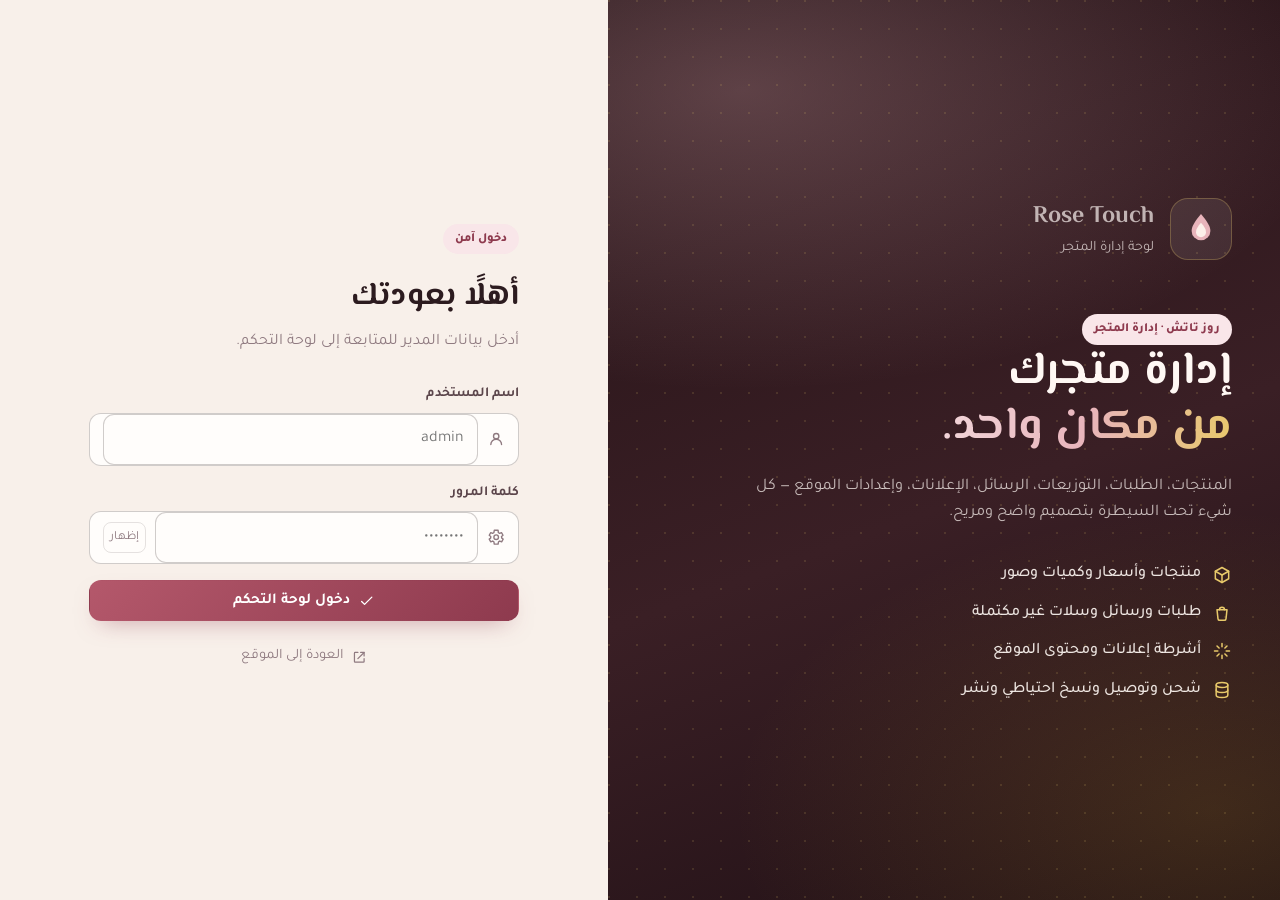
<file: admin/admin.html>
<!DOCTYPE html>
<html lang="ar" dir="rtl">
<head>
  <meta charset="UTF-8">
  <meta name="viewport" content="width=device-width, initial-scale=1">
  <title>لوحة الإدارة — Rose Touch</title>
  <link rel="icon" href="data:image/svg+xml,%3Csvg xmlns='http://www.w3.org/2000/svg' viewBox='0 0 100 100'%3E%3Crect width='100' height='100' rx='24' fill='%232c1b1f'/%3E%3Cpath d='M50 22c10 10 16 17 16 26a16 16 0 1 1-32 0c0-9 6-16 16-26Z' fill='%23e8b4bb'/%3E%3C/svg%3E">
  <link rel="preconnect" href="https://fonts.googleapis.com">
  <link rel="preconnect" href="https://fonts.gstatic.com" crossorigin>
  <link href="https://fonts.googleapis.com/css2?family=El+Messiri:wght@400;500;600;700&family=Tajawal:wght@300;400;500;700;800&display=swap" rel="stylesheet">
  <link rel="stylesheet" href="admin.css">
</head>
<body>
  <svg class="svg-sprite" aria-hidden="true" focusable="false"><defs>
    <symbol id="i-dashboard" viewBox="0 0 24 24"><rect x="3" y="3" width="8" height="8" rx="2"/><rect x="13" y="3" width="8" height="5" rx="2"/><rect x="13" y="10" width="8" height="11" rx="2"/><rect x="3" y="13" width="8" height="8" rx="2"/></symbol>
    <symbol id="i-box" viewBox="0 0 24 24"><path d="M12 3l8 4.5v9L12 21l-8-4.5v-9L12 3z"/><path d="M12 21v-9"/><path d="M20 7.5l-8 4.5-8-4.5"/></symbol>
    <symbol id="i-cart" viewBox="0 0 24 24"><path d="M6 8h12l-1.2 11a2 2 0 0 1-2 1.8H9.2a2 2 0 0 1-2-1.8L6 8z"/><path d="M9 8a3 3 0 0 1 6 0"/></symbol>
    <symbol id="i-clock" viewBox="0 0 24 24"><circle cx="12" cy="12" r="8"/><path d="M12 8v4l3 2"/></symbol>
    <symbol id="i-star" viewBox="0 0 24 24"><path d="M12 4l2.4 4.9 5.4.8-3.9 3.8.9 5.4L12 16.4 7.2 19l.9-5.4-3.9-3.8 5.4-.8z"/></symbol>
    <symbol id="i-tags" viewBox="0 0 24 24"><path d="M4 10.5V5h5.5L20 15.5 15.5 20 4 10.5z"/><circle cx="8.2" cy="9.2" r="1"/></symbol>
    <symbol id="i-spark" viewBox="0 0 24 24"><path d="M12 3v4M12 17v4M3 12h4M17 12h4M6 6l2.5 2.5M15.5 15.5 18 18M18 6l-2.5 2.5M8.5 15.5 6 18"/></symbol>
    <symbol id="i-image" viewBox="0 0 24 24"><rect x="4" y="5" width="16" height="14" rx="2"/><path d="M8 14l2.5-3 2 2.3L15 10l3 4"/><circle cx="9" cy="9" r="1"/></symbol>
    <symbol id="i-settings" viewBox="0 0 24 24"><circle cx="12" cy="12" r="3"/><path d="M19 12a7 7 0 0 0-.1-1l2-1.5-2-3.5-2.4 1a7 7 0 0 0-1.7-1L14.5 3h-5L9 6a7 7 0 0 0-1.7 1l-2.4-1-2 3.5 2 1.5a7 7 0 0 0 0 2l-2 1.5 2 3.5 2.4-1a7 7 0 0 0 1.7 1l.5 3h5l.5-3a7 7 0 0 0 1.7-1l2.4 1 2-3.5-2-1.5c.1-.3.1-.7.1-1z"/></symbol>
    <symbol id="i-user" viewBox="0 0 24 24"><circle cx="12" cy="8" r="3.5"/><path d="M5 19a7 7 0 0 1 14 0"/></symbol>
    <symbol id="i-database" viewBox="0 0 24 24"><ellipse cx="12" cy="6" rx="7" ry="3"/><path d="M5 6v6c0 1.7 3.1 3 7 3s7-1.3 7-3V6"/><path d="M5 12v6c0 1.7 3.1 3 7 3s7-1.3 7-3v-6"/></symbol>
    <symbol id="i-external" viewBox="0 0 24 24"><path d="M14 5h5v5"/><path d="M10 14 19 5"/><path d="M19 14v4a1 1 0 0 1-1 1H6a1 1 0 0 1-1-1V6a1 1 0 0 1 1-1h4"/></symbol>
    <symbol id="i-logout" viewBox="0 0 24 24"><path d="M10 5H6a1 1 0 0 0-1 1v12a1 1 0 0 0 1 1h4"/><path d="M14 16l4-4-4-4"/><path d="M9 12h9"/></symbol>
    <symbol id="i-menu" viewBox="0 0 24 24"><path d="M4 7h16M4 12h16M4 17h16"/></symbol>
    <symbol id="i-close" viewBox="0 0 24 24"><path d="M6 6l12 12M18 6 6 18"/></symbol>
    <symbol id="i-moon" viewBox="0 0 24 24"><path d="M21 13.2A8.5 8.5 0 1 1 10.8 3a7 7 0 0 0 10.2 10.2z"/></symbol>
    <symbol id="i-plus" viewBox="0 0 24 24"><path d="M12 5v14M5 12h14"/></symbol>
    <symbol id="i-search" viewBox="0 0 24 24"><circle cx="11" cy="11" r="7"/><path d="m20 20-3.5-3.5"/></symbol>
    <symbol id="i-edit" viewBox="0 0 24 24"><path d="M4 20h4l10-10-4-4L4 16v4z"/><path d="m12 6 4 4"/></symbol>
    <symbol id="i-trash" viewBox="0 0 24 24"><path d="M5 7h14"/><path d="M9 7V5h6v2"/><path d="M8 7l1 12h6l1-12"/></symbol>
    <symbol id="i-check" viewBox="0 0 24 24"><path d="M5 13l4 4L19 7"/></symbol>
    <symbol id="i-alert" viewBox="0 0 24 24"><path d="M12 4 3 20h18L12 4z"/><path d="M12 10v4"/><circle cx="12" cy="17" r="1" fill="currentColor" stroke="none"/></symbol>
    <symbol id="i-money" viewBox="0 0 24 24"><rect x="3" y="6" width="18" height="12" rx="2"/><circle cx="12" cy="12" r="2.5"/></symbol>
    <symbol id="i-chevron" viewBox="0 0 24 24"><path d="m15 6-6 6 6 6"/></symbol>
    <symbol id="i-eye" viewBox="0 0 24 24"><path d="M2 12s3.5-6 10-6 10 6 10 6-3.5 6-10 6-10-6-10-6z"/><circle cx="12" cy="12" r="3"/></symbol>
    <symbol id="i-download" viewBox="0 0 24 24"><path d="M12 4v10"/><path d="m8 10 4 4 4-4"/><path d="M4 18h16"/></symbol>
    <symbol id="i-upload" viewBox="0 0 24 24"><path d="M12 16V6"/><path d="m8 10 4-4 4 4"/><path d="M4 18h16"/></symbol>
    <symbol id="i-refresh" viewBox="0 0 24 24"><path d="M20 11a8 8 0 1 0 2.2 5.5"/><path d="M20 4v7h-7"/></symbol>
    <symbol id="i-save" viewBox="0 0 24 24"><path d="M5 4h11l3 3v12a1 1 0 0 1-1 1H5a1 1 0 0 1-1-1V5a1 1 0 0 1 1-1z"/><path d="M8 4v5h7V4"/><rect x="8" y="13" width="8" height="5" rx="1"/></symbol>
    <symbol id="i-arrow-up" viewBox="0 0 24 24"><path d="M12 19V5"/><path d="m6 11 6-6 6 6"/></symbol>
    <symbol id="i-arrow-down" viewBox="0 0 24 24"><path d="M12 5v14"/><path d="m6 13 6 6 6-6"/></symbol>
    <symbol id="i-phone" viewBox="0 0 24 24"><path d="M6.5 4h2l1.2 5-1.7 1a14 14 0 0 0 6 6l1-1.7 5 1.2v2A2.5 2.5 0 0 1 17.5 20 14.5 14.5 0 0 1 4 6.5 2.5 2.5 0 0 1 6.5 4z"/></symbol>
    <symbol id="i-store" viewBox="0 0 24 24"><path d="M4 7l2-3h12l2 3"/><path d="M4 7v11a2 2 0 0 0 2 2h12a2 2 0 0 0 2-2V7"/><path d="M9 20v-6h6v6"/><path d="M4 10h16"/></symbol>
    <symbol id="i-chart" viewBox="0 0 24 24"><path d="M4 20h16"/><path d="M7 16v-5"/><path d="M12 16V8"/><path d="M17 16v-8"/></symbol>
    <symbol id="i-lock" viewBox="0 0 24 24"><rect x="5" y="10" width="14" height="10" rx="2"/><path d="M8 10V7a4 4 0 1 1 8 0v3"/></symbol>
    <symbol id="i-send" viewBox="0 0 24 24"><path d="M22 2 11 13"/><path d="M22 2 15 22l-4-9-9-4z"/></symbol>
    <symbol id="i-whatsapp" viewBox="0 0 24 24"><path d="M12.04 2a9.9 9.9 0 0 0-8.5 15.07L2 22l5.07-1.49A9.94 9.94 0 1 0 12.04 2zm0 18.1a8.1 8.1 0 0 1-4.13-1.13l-.3-.17-3 .88.9-2.93-.2-.3a8.14 8.14 0 1 1 6.73 3.65zm4.46-6.1c-.24-.12-1.43-.7-1.65-.78-.22-.08-.38-.12-.54.12s-.62.78-.76.94c-.14.16-.28.18-.52.06-.24-.12-1.02-.38-1.94-1.2-.72-.64-1.2-1.43-1.34-1.67-.14-.24-.02-.37.1-.49.11-.11.24-.28.36-.42.12-.14.16-.24.24-.4.08-.16.04-.3-.02-.42-.06-.12-.54-1.3-.74-1.78-.2-.47-.4-.4-.54-.41h-.46c-.16 0-.42.06-.64.3s-.84.82-.84 2 .86 2.32.98 2.48c.12.16 1.7 2.6 4.12 3.64.58.25 1.03.4 1.38.51.58.18 1.1.16 1.52.1.46-.07 1.43-.58 1.63-1.14.2-.56.2-1.04.14-1.14-.06-.1-.22-.16-.46-.28z" fill="currentColor" stroke="none"/></symbol>
  </defs></svg>

  <!-- Login -->
  <section id="loginScreen" class="login">
    <div class="login__art">
      <div class="login__art-inner">
        <div class="login__logo">
          <span class="login__mark" aria-hidden="true"><svg viewBox="0 0 64 64" width="40" height="40"><path d="M32 8c9 11 15 19 15 27a15 15 0 1 1-30 0c0-8 6-16 15-27Z" fill="#e8b4bb"/><path d="M32 22c5 6 8 10 8 15a8 8 0 1 1-16 0c0-5 3-9 8-15Z" fill="#fff6ef" opacity=".9"/></svg></span>
          <span><strong>Rose Touch</strong><span>لوحة إدارة المتجر</span></span>
        </div>
        <span class="pill">روز تاتش · إدارة المتجر</span>
        <h1>إدارة متجرك<br><em>من مكان واحد.</em></h1>
        <p>المنتجات، الطلبات، التوزيعات، الرسائل، الإعلانات، وإعدادات الموقع — كل شيء تحت السيطرة بتصميم واضح ومريح.</p>
        <ul class="login__features">
          <li><svg class="icon"><use href="#i-box"></use></svg> منتجات وأسعار وكميات وصور</li>
          <li><svg class="icon"><use href="#i-cart"></use></svg> طلبات ورسائل وسلات غير مكتملة</li>
          <li><svg class="icon"><use href="#i-spark"></use></svg> أشرطة إعلانات ومحتوى الموقع</li>
          <li><svg class="icon"><use href="#i-database"></use></svg> شحن وتوصيل ونسخ احتياطي ونشر</li>
        </ul>
      </div>
    </div>
    <div class="login__panel">
      <form class="login__form" id="loginForm">
        <span class="pill">دخول آمن</span>
        <h2>أهلًا بعودتك</h2>
        <p class="login__sub">أدخل بيانات المدير للمتابعة إلى لوحة التحكم.</p>
        <label class="field"><span>اسم المستخدم</span><div class="field__box"><svg class="icon"><use href="#i-user"></use></svg><input id="loginUser" type="text" autocomplete="username" placeholder="admin" required></div></label>
        <label class="field"><span>كلمة المرور</span><div class="field__box"><svg class="icon"><use href="#i-settings"></use></svg><input id="loginPass" type="password" autocomplete="current-password" placeholder="••••••••" required><button type="button" class="field__eye" id="passToggle">إظهار</button></div></label>
        <p class="form-error" id="loginError" hidden>بيانات الدخول غير صحيحة</p>
        <button class="btn btn--gold btn--block" type="submit"><svg class="icon"><use href="#i-check"></use></svg> دخول لوحة التحكم</button>
        <p class="login__back"><a href="../index.html"><svg class="icon"><use href="#i-external"></use></svg> العودة إلى الموقع</a></p>
      </form>
    </div>
  </section>

  <!-- App -->
  <div id="adminApp" class="app" hidden>
    <aside class="sidebar" id="sidebar">
      <div class="sidebar__brand">
        <span class="sidebar__mark"><svg viewBox="0 0 64 64" width="30" height="30"><path d="M32 8c9 11 15 19 15 27a15 15 0 1 1-30 0c0-8 6-16 15-27Z" fill="#e8b4bb"/><path d="M32 22c5 6 8 10 8 15a8 8 0 1 1-16 0c0-5 3-9 8-15Z" fill="#fff6ef" opacity=".9"/></svg></span>
        <span><strong>Rose Touch</strong><small>لوحة الإدارة</small></span>
        <button class="icon-btn sidebar__close" id="sidebarClose" type="button" aria-label="إغلاق القائمة"><svg class="icon"><use href="#i-close"></use></svg></button>
      </div>
      <nav class="sidebar__nav" id="sidebarNav" aria-label="أقسام لوحة التحكم"></nav>
      <div class="sidebar__foot">
        <a href="../index.html" target="_blank" rel="noopener" class="sidebar__link"><svg class="icon"><use href="#i-external"></use></svg> زيارة الموقع</a>
        <button class="sidebar__link" type="button" id="logoutBtn"><svg class="icon"><use href="#i-logout"></use></svg> تسجيل الخروج</button>
        <div class="sidebar__user"><span class="avatar" id="userAvatar">A</span><span><b id="userName">admin</b><small>مدير المتجر</small></span></div>
      </div>
    </aside>
    <div class="sidebar-overlay" id="sidebarOverlay"></div>

    <div class="app__main">
      <header class="topbar">
        <button class="icon-btn topbar__menu" id="menuBtn" type="button" aria-label="فتح القائمة"><svg class="icon"><use href="#i-menu"></use></svg></button>
        <div class="topbar__title"><span class="topbar__crumb" id="pageCrumb">لوحة التحكم</span><h1 id="pageTitle">نظرة عامة</h1></div>
        <div class="topbar__actions">
          <span class="save-state" id="saveState" hidden><span class="dot"></span> محفوظ</span>
          <a class="btn btn--ghost btn--sm" href="../index.html" target="_blank" rel="noopener"><svg class="icon"><use href="#i-external"></use></svg> <span>الموقع</span></a>
          <button class="btn btn--gold btn--sm" type="button" id="quickSaveBtn"><svg class="icon"><use href="#i-check"></use></svg> <span>حفظ</span></button>
        </div>
      </header>
      <main class="content" id="content"></main>
    </div>
  </div>

  <div class="toasts" id="toasts"></div>

  <div id="modal" class="modal" aria-hidden="true">
    <div class="modal__backdrop" data-close-modal></div>
    <div id="modalCard" class="modal__card">
      <button class="icon-btn modal__close" type="button" id="modalClose" aria-label="إغلاق"><svg class="icon"><use href="#i-close"></use></svg></button>
      <div id="modalContent"></div>
    </div>
  </div>

  <script src="../assets/js/store-data.js"></script>
  <script src="admin.js"></script>
</body>
</html>
</file>
<file: assets/css/style.css>
/* ============================================================
   Rose Touch — التصميم الرئيسي للمتجر
   ============================================================ */

:root {
  --cream: #fdf9f5;
  --cream-2: #f8f0ea;
  --cream-3: #f2e6dc;
  --white: #ffffff;
  --ink: #2c1b1f;
  --ink-2: #6b5560;
  --ink-3: #9a8790;
  --rose: #b4586b;
  --rose-deep: #8e3a4e;
  --rose-soft: #f9e6e9;
  --blush: #f3d3d0;
  --gold: #c9a227;
  --gold-soft: #efe0b8;
  --line: rgba(44, 27, 31, .12);
  --line-soft: rgba(44, 27, 31, .07);
  --shadow-sm: 0 8px 24px rgba(86, 45, 54, .07);
  --shadow: 0 22px 60px rgba(86, 45, 54, .12);
  --shadow-lg: 0 40px 90px rgba(60, 26, 34, .18);
  --radius: 18px;
  --radius-lg: 28px;
  --font-body: 'Tajawal', 'Segoe UI', Tahoma, sans-serif;
  --font-display: 'El Messiri', 'Tajawal', Georgia, serif;
  --ease: cubic-bezier(.22, .61, .36, 1);
}

* { box-sizing: border-box; }

html { scroll-behavior: smooth; -webkit-text-size-adjust: 100%; }

body {
  margin: 0;
  font-family: var(--font-body);
  font-size: 16px;
  line-height: 1.75;
  color: var(--ink);
  background: var(--cream);
  overflow-x: hidden;
}

body.is-locked { overflow: hidden; }

img { max-width: 100%; display: block; }
a { color: inherit; text-decoration: none; }
button { font-family: inherit; color: inherit; cursor: pointer; }
input, select, textarea { font-family: inherit; font-size: 16px; color: inherit; }
h1, h2, h3, h4 { font-family: var(--font-display); font-weight: 600; line-height: 1.25; margin: 0; }
p { margin: 0; }
ul { margin: 0; padding: 0; list-style: none; }

::selection { background: var(--rose); color: #fff; }

:focus-visible {
  outline: 2px solid var(--rose);
  outline-offset: 3px;
}

.container {
  width: 100%;
  max-width: 1240px;
  margin-inline: auto;
  padding-inline: 26px;
}

/* ---------- أزرار ---------- */
.btn {
  display: inline-flex;
  align-items: center;
  justify-content: center;
  gap: 10px;
  padding: 14px 30px;
  border: 1px solid transparent;
  border-radius: 999px;
  font-size: 15px;
  font-weight: 500;
  letter-spacing: .2px;
  transition: transform .3s var(--ease), box-shadow .3s var(--ease), background .3s, color .3s, border-color .3s;
  white-space: nowrap;
}

.btn svg { flex: none; transition: transform .3s var(--ease); }
.btn:hover svg { transform: translateX(-4px); }
.btn:active { transform: scale(.98); }

.btn--primary {
  background: linear-gradient(135deg, var(--rose) 0%, var(--rose-deep) 100%);
  color: #fff;
  box-shadow: 0 14px 30px rgba(142, 58, 78, .26);
}
.btn--primary:hover { transform: translateY(-2px); box-shadow: 0 18px 38px rgba(142, 58, 78, .34); }

.btn--ghost {
  background: transparent;
  border-color: rgba(44, 27, 31, .22);
  color: var(--ink);
}
.btn--ghost:hover { border-color: var(--ink); background: rgba(44, 27, 31, .04); transform: translateY(-2px); }

.btn--light {
  background: var(--cream);
  color: var(--ink);
  box-shadow: 0 14px 30px rgba(0, 0, 0, .18);
}
.btn--light:hover { background: #fff; transform: translateY(-2px); }

.btn--text { background: none; border: 0; color: var(--ink-2); text-decoration: underline; text-underline-offset: 5px; padding: 10px; font-size: 14px; }
.btn--text:hover { color: var(--rose); }
.btn--full { width: 100%; }

.icon-btn {
  display: inline-flex;
  align-items: center;
  justify-content: center;
  width: 44px;
  height: 44px;
  border: 1px solid transparent;
  border-radius: 50%;
  background: transparent;
  color: var(--ink);
  transition: background .25s, color .25s, border-color .25s;
  position: relative;
}
.icon-btn:hover { background: var(--rose-soft); color: var(--rose-deep); }

.count-badge {
  position: absolute;
  top: 2px;
  inset-inline-start: 0;
  min-width: 18px;
  height: 18px;
  padding: 0 4px;
  border-radius: 9px;
  background: var(--rose);
  color: #fff;
  font-size: 11px;
  font-weight: 700;
  display: grid;
  place-items: center;
  line-height: 1;
}

.eyebrow {
  display: inline-flex;
  align-items: center;
  gap: 10px;
  font-size: 12.5px;
  font-weight: 500;
  letter-spacing: 1.4px;
  color: var(--rose-deep);
  text-transform: uppercase;
  margin-bottom: 14px;
}
.eyebrow::before {
  content: '';
  width: 26px;
  height: 1px;
  background: currentColor;
  opacity: .6;
}
.eyebrow--light { color: var(--gold-soft); }
.eyebrow--light::before { background: var(--gold-soft); }

.link-arrow {
  display: inline-flex;
  align-items: center;
  gap: 8px;
  font-size: 14px;
  font-weight: 500;
  color: var(--rose-deep);
  border-bottom: 1px solid transparent;
  transition: gap .25s, border-color .25s;
  position: relative;
}
.link-arrow::after { content: ''; position: absolute; inset: -14px -10px; }
.link-arrow:hover { gap: 12px; border-color: currentColor; }

/* ---------- الشريط العلوي ---------- */
.announcement {
  background: var(--ink);
  color: #f6e3e5;
  font-size: 12.5px;
  letter-spacing: .6px;
  overflow: hidden;
  height: 38px;
  display: flex;
  align-items: center;
}
.announcement__track {
  display: flex;
  align-items: center;
  gap: 18px;
  white-space: nowrap;
  animation: slideAnn 12s linear infinite;
  padding-inline: 20px;
}
.announcement__track span { opacity: .92; }
.announcement__track span::after { content: '·'; margin-inline-start: 18px; opacity: .5; }
.announcement__track > span[aria-hidden] { color: var(--gold-soft); }
@keyframes slideAnn {
  0%, 8% { transform: translateX(0); }
  92%, 100% { transform: translateX(10%); }
}

/* ---------- الهيدر ---------- */
.site-header {
  position: sticky;
  top: 0;
  z-index: 100;
  background: rgba(253, 249, 245, .82);
  backdrop-filter: blur(14px) saturate(140%);
  -webkit-backdrop-filter: blur(14px) saturate(140%);
  border-bottom: 1px solid transparent;
  transition: box-shadow .35s var(--ease), background .35s, border-color .35s;
}
.site-header.is-scrolled {
  box-shadow: 0 10px 30px rgba(86, 45, 54, .07);
  border-bottom-color: var(--line-soft);
}
.header__inner {
  display: flex;
  align-items: center;
  justify-content: space-between;
  gap: 20px;
  height: 86px;
  transition: height .35s var(--ease);
}
.site-header.is-scrolled .header__inner { height: 72px; }

.brand { display: inline-flex; align-items: center; gap: 12px; min-width: 0; }
.brand__mark { display: grid; place-items: center; filter: drop-shadow(0 6px 12px rgba(180, 88, 107, .18)); }
.brand__text { display: flex; flex-direction: column; line-height: 1.15; min-width: 0; }
.brand__name {
  font-family: var(--font-display);
  font-size: 24px;
  font-weight: 700;
  letter-spacing: .5px;
  color: var(--ink);
  white-space: nowrap;
  overflow: hidden;
  text-overflow: ellipsis;
}
.brand__sub { font-size: 10.5px; letter-spacing: 1.6px; color: var(--ink-3); margin-top: 3px; }

.main-nav { display: flex; align-items: center; gap: 30px; }
.main-nav a {
  position: relative;
  font-size: 14.5px;
  color: var(--ink-2);
  padding: 6px 0;
  transition: color .25s;
}
.main-nav a::after {
  content: '';
  position: absolute;
  bottom: 0;
  inset-inline-start: 50%;
  width: 0;
  height: 1.5px;
  background: var(--rose);
  transition: width .3s var(--ease), inset-inline-start .3s var(--ease);
}
.main-nav a:hover, .main-nav a.is-active { color: var(--ink); }
.main-nav a:hover::after, .main-nav a.is-active::after { width: 100%; inset-inline-start: 0; }

.header__actions { display: flex; align-items: center; gap: 2px; flex: none; }
.menu-btn { display: none; }

/* ---------- Hero ---------- */
.hero {
  position: relative;
  padding: 52px 0 72px;
  overflow: hidden;
}
.hero::before {
  content: '';
  position: absolute;
  width: 780px;
  height: 780px;
  border-radius: 50%;
  background: radial-gradient(circle, rgba(233, 190, 197, .55), rgba(253, 249, 245, 0) 68%);
  top: -320px;
  inset-inline-start: -180px;
  pointer-events: none;
}
.hero::after {
  content: '';
  position: absolute;
  width: 420px;
  height: 420px;
  border-radius: 50%;
  background: radial-gradient(circle, rgba(201, 162, 39, .14), transparent 70%);
  bottom: -220px;
  inset-inline-end: 18%;
  pointer-events: none;
}
.hero__inner {
  position: relative;
  display: grid;
  grid-template-columns: 1.02fr .98fr;
  gap: 40px;
  align-items: center;
}
.hero__copy { max-width: 560px; }
.hero h1 {
  font-size: clamp(44px, 5.4vw, 76px);
  line-height: 1.08;
  margin-bottom: 22px;
  letter-spacing: -.5px;
}
.hero h1 em {
  display: block;
  font-style: normal;
  background: linear-gradient(105deg, var(--rose-deep) 0%, var(--rose) 45%, var(--gold) 110%);
  -webkit-background-clip: text;
  background-clip: text;
  color: transparent;
  position: relative;
  padding-bottom: 6px;
}
.hero h1 em::after {
  content: '';
  position: absolute;
  bottom: -2px;
  inset-inline-start: 4px;
  width: 46%;
  height: 8px;
  background: url("data:image/svg+xml,%3Csvg xmlns='http://www.w3.org/2000/svg' viewBox='0 0 200 12'%3E%3Cpath d='M2 8c40-6 96-8 196-3' stroke='%23d9b8bd' stroke-width='3' fill='none' stroke-linecap='round'/%3E%3C/svg%3E") no-repeat center/100% 100%;
  opacity: .9;
}
.hero__text { font-size: 16.5px; color: var(--ink-2); max-width: 470px; margin-bottom: 32px; }
.hero__cta { display: flex; align-items: center; gap: 14px; margin-bottom: 38px; flex-wrap: wrap; }
.hero__trust { display: flex; flex-wrap: wrap; gap: 10px 26px; font-size: 13px; color: var(--ink-2); }
.hero__trust li { display: flex; align-items: center; gap: 8px; }
.dot { width: 5px; height: 5px; border-radius: 50%; background: var(--rose); box-shadow: 0 0 0 3px rgba(180, 88, 107, .14); }

.hero__visual { position: relative; padding: 10px 0; }
.hero__arch {
  position: relative;
  width: min(100%, 470px);
  margin-inline: auto;
  aspect-ratio: 470 / 560;
  border-radius: 240px 240px 30px 30px;
  background: linear-gradient(160deg, #f9e9e9 0%, #f2d6da 55%, #eed8c9 100%);
  box-shadow: var(--shadow-lg), inset 0 0 0 1px rgba(255, 255, 255, .55);
  overflow: hidden;
  isolation: isolate;
}
.hero__glow {
  position: absolute;
  inset: 12% 8% auto;
  height: 52%;
  background: radial-gradient(ellipse at center, rgba(255, 232, 194, .85), rgba(255, 232, 194, 0) 70%);
  filter: blur(18px);
  z-index: 0;
}
.hero__img { position: absolute; overflow: hidden; border-radius: 20px; box-shadow: 0 24px 50px rgba(72, 33, 42, .22); background: var(--cream-2); }
.hero__img img { width: 100%; height: 100%; object-fit: cover; }
.hero__img--main { inset: 16% 16% 10% 16%; border-radius: 190px 190px 18px 18px; }
.hero__img--main img { animation: slowZoom 18s var(--ease) infinite alternate; }
.hero__img--side {
  width: 30%;
  aspect-ratio: 3 / 4;
  inset-inline-start: 4%;
  bottom: 12%;
  transform: rotate(-6deg);
  z-index: 2;
  border: 5px solid var(--cream);
}
.hero__img--small {
  width: 26%;
  aspect-ratio: 3 / 4;
  inset-inline-end: 3%;
  top: 8%;
  transform: rotate(5deg);
  z-index: 2;
  border: 5px solid var(--cream);
}
@keyframes slowZoom { from { transform: scale(1); } to { transform: scale(1.07); } }

.float-card {
  position: absolute;
  z-index: 3;
  background: rgba(255, 255, 255, .86);
  backdrop-filter: blur(12px);
  border: 1px solid rgba(255, 255, 255, .8);
  border-radius: 16px;
  padding: 12px 16px;
  box-shadow: 0 18px 40px rgba(86, 45, 54, .16);
  display: flex;
  flex-direction: column;
  font-size: 11.5px;
  color: var(--ink-3);
  animation: floaty 6s ease-in-out infinite;
}
.float-card strong { font-family: var(--font-display); font-size: 19px; color: var(--ink); line-height: 1.2; }
.float-card--rating { inset-inline-end: -4px; bottom: 20%; }
.float-card--ship { inset-inline-start: -8px; top: 14%; flex-direction: row; align-items: center; gap: 10px; animation-delay: 1.6s; }
.float-card--ship strong { font-size: 13px; font-family: var(--font-body); }
.float-card--ship span { display: block; font-size: 11px; }
.float-card__icon {
  width: 34px; height: 34px;
  display: grid; place-items: center;
  border-radius: 50%;
  background: var(--rose-soft);
  color: var(--rose-deep);
  font-size: 15px;
}
@keyframes floaty {
  0%, 100% { transform: translateY(0); }
  50% { transform: translateY(-9px); }
}

.hero__seal { position: absolute; inset-inline-start: -32px; bottom: -16px; animation: spin 34s linear infinite; opacity: .95; }
@keyframes spin { to { transform: rotate(360deg); } }

/* ---------- شريط متحرك ---------- */
.marquee {
  background: var(--ink);
  color: #f4e2e5;
  padding: 15px 0;
  overflow: hidden;
  border-block: 1px solid rgba(255, 255, 255, .06);
}
.marquee__track {
  display: flex;
  align-items: center;
  gap: 40px;
  width: max-content;
  animation: marquee 36s linear infinite;
  font-size: 13px;
  letter-spacing: 1.2px;
}
.marquee__track i { color: var(--gold-soft); font-style: normal; font-size: 11px; }
@keyframes marquee { from { transform: translateX(0); } to { transform: translateX(50%); } }

/* ---------- أقسام ---------- */
.section { padding: 92px 0; position: relative; }
.section--soft { background: linear-gradient(180deg, var(--cream) 0%, var(--cream-2) 40%, var(--cream) 100%); }
.section__head {
  display: flex;
  align-items: flex-end;
  justify-content: space-between;
  gap: 24px;
  margin-bottom: 42px;
  flex-wrap: wrap;
}
.section__head h2 { font-size: clamp(30px, 3.4vw, 42px); }
.section__head p { color: var(--ink-2); }

.reveal { opacity: 0; transform: translateY(26px); transition: opacity .8s var(--ease), transform .8s var(--ease); }
.reveal.is-visible { opacity: 1; transform: none; }

/* ---------- التصنيفات ---------- */
.category-grid { display: grid; grid-template-columns: repeat(4, 1fr); gap: 20px; }
.category-card {
  position: relative;
  border-radius: var(--radius-lg);
  overflow: hidden;
  aspect-ratio: 4 / 4.7;
  background: var(--cream-2);
  box-shadow: var(--shadow-sm);
  display: block;
  isolation: isolate;
}
.category-card img { width: 100%; height: 100%; object-fit: cover; transition: transform 1.1s var(--ease); }
.category-card::after {
  content: '';
  position: absolute;
  inset: 0;
  background: linear-gradient(180deg, rgba(24, 12, 15, 0) 38%, rgba(24, 12, 15, .72) 100%);
  z-index: 1;
}
.category-card:hover img { transform: scale(1.07); }
.category-card__body { position: absolute; inset-inline: 0; bottom: 0; padding: 22px; color: #fff; z-index: 2; }
.category-card__body h3 { font-size: 21px; margin-bottom: 2px; }
.category-card__body p { font-size: 12px; opacity: .78; }
.category-card__count {
  display: inline-block;
  margin-top: 10px;
  font-size: 11px;
  letter-spacing: .6px;
  padding: 4px 11px;
  border-radius: 999px;
  background: rgba(255, 255, 255, .18);
  border: 1px solid rgba(255, 255, 255, .28);
  backdrop-filter: blur(6px);
}
.category-card__arrow {
  position: absolute;
  top: 18px;
  inset-inline-end: 18px;
  width: 38px; height: 38px;
  border-radius: 50%;
  background: rgba(255, 255, 255, .88);
  color: var(--ink);
  display: grid;
  place-items: center;
  transform: translateY(-6px);
  opacity: 0;
  transition: all .35s var(--ease);
  z-index: 2;
}
.category-card:hover .category-card__arrow { opacity: 1; transform: none; }

/* ---------- أدوات المتجر ---------- */
.section--products { padding-top: 30px; }
.shop-tools { display: flex; align-items: center; gap: 12px; flex-wrap: wrap; }
.search-inline {
  display: flex;
  align-items: center;
  gap: 9px;
  padding: 0 16px;
  height: 46px;
  border-radius: 999px;
  border: 1px solid var(--line);
  background: var(--white);
  color: var(--ink-3);
  min-width: 260px;
  transition: border-color .25s, box-shadow .25s;
}
.search-inline:focus-within { border-color: var(--rose); box-shadow: 0 0 0 4px rgba(180, 88, 107, .1); }
.search-inline input { border: 0; outline: 0; background: none; width: 100%; font-size: 16px; color: var(--ink); }
.search-inline input::placeholder { color: var(--ink-3); }

.select {
  height: 46px;
  border-radius: 999px;
  border: 1px solid var(--line);
  background: var(--white);
  padding: 0 18px;
  font-size: 14px;
  outline: none;
  cursor: pointer;
  transition: border-color .25s;
}
.select:hover { border-color: var(--ink-3); }

.filter-row { display: flex; align-items: center; justify-content: space-between; gap: 14px; margin-bottom: 30px; flex-wrap: wrap; }
.chips { display: flex; gap: 8px; flex-wrap: wrap; }
.chip {
  display: inline-flex;
  align-items: center;
  gap: 7px;
  padding: 9px 18px;
  border-radius: 999px;
  border: 1px solid var(--line);
  background: transparent;
  font-size: 13px;
  color: var(--ink-2);
  transition: all .25s var(--ease);
}
.chip:hover { border-color: var(--rose); color: var(--rose-deep); background: rgba(255, 255, 255, .6); }
.chip.is-active { background: var(--ink); border-color: var(--ink); color: #fff; }
.chip--fav.is-active { background: var(--rose-deep); border-color: var(--rose-deep); }

/* ---------- كارت المنتج ---------- */
.product-grid { display: grid; grid-template-columns: repeat(4, 1fr); gap: 26px 22px; }
.product-card {
  position: relative;
  background: var(--white);
  border-radius: var(--radius-lg);
  border: 1px solid var(--line-soft);
  overflow: hidden;
  display: flex;
  flex-direction: column;
  transition: transform .45s var(--ease), box-shadow .45s var(--ease), border-color .45s;
}
.product-card:hover { transform: translateY(-6px); box-shadow: var(--shadow); border-color: rgba(180, 88, 107, .18); }
.product-card.is-out { opacity: .82; }

.product-card__media {
  position: relative;
  aspect-ratio: 4 / 4.6;
  background: var(--cream-2);
  overflow: hidden;
  cursor: pointer;
}
.product-card__media img { width: 100%; height: 100%; object-fit: cover; transition: transform 1s var(--ease); }
.product-card:hover .product-card__media img { transform: scale(1.05); }

.product-card__badges { position: absolute; top: 13px; inset-inline-start: 13px; display: flex; flex-direction: column; gap: 6px; z-index: 2; align-items: flex-start; }
.badge {
  font-size: 10.5px;
  font-weight: 500;
  letter-spacing: .4px;
  padding: 4px 10px;
  border-radius: 999px;
  background: var(--white);
  color: var(--rose-deep);
  box-shadow: 0 4px 10px rgba(0, 0, 0, .06);
}
.badge--sale { background: var(--rose-deep); color: #fff; }
.badge--gold { background: var(--gold-soft); color: #6d5510; }
.badge--out { background: var(--ink); color: #fff; }

.product-card__actions {
  position: absolute;
  top: 12px;
  inset-inline-end: 12px;
  display: flex;
  flex-direction: column;
  gap: 7px;
  z-index: 2;
  opacity: 0;
  transform: translateY(-6px);
  transition: all .35s var(--ease);
}
.product-card:hover .product-card__actions { opacity: 1; transform: none; }
.mini-btn {
  width: 36px; height: 36px;
  border-radius: 50%;
  border: 0;
  background: rgba(255, 255, 255, .92);
  backdrop-filter: blur(6px);
  display: grid;
  place-items: center;
  color: var(--ink);
  box-shadow: 0 4px 12px rgba(60, 26, 34, .12);
  transition: background .25s, color .25s, transform .25s;
  position: relative;
}
.mini-btn::after { content: ''; position: absolute; inset: -4px; border-radius: 50%; }
.mini-btn:hover { background: var(--ink); color: #fff; transform: scale(1.06); }
.mini-btn.is-fav { color: var(--rose); }
.mini-btn.is-fav svg { fill: var(--rose); }

.product-card__add {
  position: absolute;
  inset-inline: 13px;
  bottom: 13px;
  z-index: 2;
  opacity: 0;
  transform: translateY(10px);
  transition: all .35s var(--ease);
}
.product-card:hover .product-card__add { opacity: 1; transform: none; }
.product-card__add button {
  width: 100%;
  border: 0;
  border-radius: 999px;
  background: rgba(44, 27, 31, .92);
  backdrop-filter: blur(8px);
  color: #fff;
  padding: 11px;
  font-size: 13px;
  display: inline-flex;
  align-items: center;
  justify-content: center;
  gap: 7px;
  transition: background .25s;
}
.product-card__add button:hover { background: var(--rose-deep); }
.product-card__add button:disabled { background: rgba(44, 27, 31, .55); cursor: not-allowed; }

.product-card__body { padding: 16px 18px 19px; display: flex; flex-direction: column; gap: 3px; flex: 1; }
.product-card__cat { font-size: 10.5px; letter-spacing: 1.1px; color: var(--ink-3); }
.product-card__name { font-family: var(--font-display); font-size: 18px; font-weight: 600; line-height: 1.4; }
.product-card__name a:hover { color: var(--rose-deep); }
.product-card__scent { font-size: 12px; color: var(--ink-3); white-space: nowrap; overflow: hidden; text-overflow: ellipsis; }
.product-card__foot { display: flex; align-items: center; justify-content: space-between; gap: 10px; margin-top: 8px; }
.price { display: flex; align-items: baseline; gap: 7px; }
.price strong { font-family: var(--font-display); font-size: 17px; font-weight: 600; }
.price s { font-size: 12px; color: var(--ink-3); }
.stock-note { font-size: 10.5px; color: #b3792a; background: #fbf1dc; padding: 3px 8px; border-radius: 999px; }
.stock-note--out { color: var(--ink-3); background: var(--cream-3); }

.empty-state { text-align: center; padding: 60px 20px; }
.empty-state__icon { font-size: 28px; color: var(--rose); margin-bottom: 10px; }
.empty-state h3 { font-size: 22px; margin-bottom: 6px; }
.empty-state p { color: var(--ink-2); margin-bottom: 20px; }

/* ---------- العرض الخاص ---------- */
.offer-section { padding-top: 0; }
.offer {
  position: relative;
  display: grid;
  grid-template-columns: 1.08fr .92fr;
  gap: 30px;
  align-items: center;
  border-radius: 36px;
  padding: 54px 52px;
  background: linear-gradient(125deg, #3a1a22 0%, #57242f 45%, #7c3547 100%);
  color: #fff;
  overflow: hidden;
  box-shadow: var(--shadow-lg);
}
.offer__glow {
  position: absolute;
  width: 560px; height: 560px;
  border-radius: 50%;
  background: radial-gradient(circle, rgba(233, 178, 170, .38), transparent 66%);
  top: -180px;
  inset-inline-start: -120px;
}
.offer__copy { position: relative; z-index: 2; }
.offer h2 { font-size: clamp(30px, 3.6vw, 46px); margin-bottom: 14px; }
.offer h2 em { font-style: normal; color: #f3d3b6; }
.offer p { color: rgba(255, 255, 255, .74); max-width: 460px; margin-bottom: 26px; font-size: 14.5px; }
.offer__meta { display: flex; align-items: center; gap: 30px; margin-bottom: 28px; flex-wrap: wrap; }
.countdown { display: flex; gap: 8px; }
.countdown div {
  min-width: 54px;
  padding: 8px 6px 6px;
  border-radius: 12px;
  background: rgba(255, 255, 255, .09);
  border: 1px solid rgba(255, 255, 255, .16);
  text-align: center;
}
.countdown strong { display: block; font-family: var(--font-display); font-size: 20px; line-height: 1.1; font-variant-numeric: tabular-nums; }
.countdown span { font-size: 9.5px; letter-spacing: .4px; color: rgba(255, 255, 255, .6); }
.offer__price { display: flex; align-items: baseline; gap: 10px; }
.offer__price strong { font-family: var(--font-display); font-size: 28px; }
.offer__price s { color: rgba(255, 255, 255, .5); font-size: 15px; }
.offer__visual { position: relative; z-index: 2; }
.offer__img {
  border-radius: 26px;
  overflow: hidden;
  border: 6px solid rgba(255, 255, 255, .14);
  box-shadow: 0 30px 60px rgba(0, 0, 0, .34);
  aspect-ratio: 4 / 4.4;
  transform: rotate(-2deg);
}
.offer__img img { width: 100%; height: 100%; object-fit: cover; }
.offer__tag {
  position: absolute;
  bottom: -14px;
  inset-inline-end: 18px;
  background: var(--gold-soft);
  color: #5d4812;
  font-size: 12px;
  padding: 8px 18px;
  border-radius: 999px;
  box-shadow: 0 10px 24px rgba(0, 0, 0, .25);
}

/* ---------- قصتنا ---------- */
.about { display: grid; grid-template-columns: .92fr 1.08fr; gap: 64px; align-items: center; }
.about__visual { position: relative; padding-bottom: 30px; }
.about__img {
  border-radius: 200px 200px 26px 26px;
  overflow: hidden;
  box-shadow: var(--shadow);
  aspect-ratio: 1 / 1.16;
  width: 86%;
  border: 7px solid var(--white);
}
.about__img img { width: 100%; height: 100%; object-fit: cover; }
.about__img--small {
  position: absolute;
  width: 42%;
  aspect-ratio: 3 / 3.6;
  bottom: 0;
  inset-inline-end: 0;
  border-radius: 22px;
  transform: rotate(4deg);
  box-shadow: var(--shadow-lg);
}
.about__badge {
  position: absolute;
  top: 12%;
  inset-inline-end: -6px;
  background: var(--ink);
  color: #fff;
  border-radius: 18px;
  padding: 14px 18px;
  text-align: center;
  box-shadow: var(--shadow);
  z-index: 2;
}
.about__badge strong { display: block; font-family: var(--font-display); font-size: 23px; color: var(--gold-soft); line-height: 1.2; }
.about__badge span { font-size: 10.5px; color: rgba(255, 255, 255, .7); }
.about__copy h2 { font-size: clamp(30px, 3.4vw, 42px); margin-bottom: 18px; }
.about__copy > p { color: var(--ink-2); margin-bottom: 22px; }
.about__list { display: grid; gap: 10px; margin-bottom: 32px; }
.about__list li { display: flex; gap: 11px; font-size: 14.5px; color: var(--ink-2); }
.about__list span { color: var(--gold); flex: none; }
.about__stats {
  display: grid;
  grid-template-columns: repeat(4, 1fr);
  gap: 16px;
  padding-top: 26px;
  border-top: 1px solid var(--line);
}
.about__stats strong { display: block; font-family: var(--font-display); font-size: 24px; color: var(--rose-deep); }
.about__stats span { font-size: 11px; color: var(--ink-3); }

/* ---------- الآراء ---------- */
.slider-nav { display: flex; gap: 8px; }
.round-btn {
  width: 46px; height: 46px;
  border-radius: 50%;
  border: 1px solid var(--line);
  background: var(--white);
  display: grid;
  place-items: center;
  transition: all .25s;
}
.round-btn:hover { background: var(--ink); color: #fff; border-color: var(--ink); }
.testimonials {
  display: flex;
  gap: 20px;
  overflow-x: auto;
  scroll-snap-type: x mandatory;
  scrollbar-width: none;
  padding-bottom: 8px;
}
.testimonials::-webkit-scrollbar { display: none; }
.testimonial {
  flex: 0 0 clamp(280px, 31%, 390px);
  scroll-snap-align: start;
  background: var(--white);
  border: 1px solid var(--line-soft);
  border-radius: var(--radius-lg);
  padding: 30px;
  display: flex;
  flex-direction: column;
  gap: 16px;
  box-shadow: var(--shadow-sm);
}
.stars { color: var(--gold); letter-spacing: 3px; font-size: 13px; }
.testimonial p { font-size: 15px; color: var(--ink-2); line-height: 1.9; flex: 1; }
.testimonial__author { display: flex; align-items: center; gap: 12px; }
.testimonial__author > span {
  width: 40px; height: 40px;
  border-radius: 50%;
  display: grid; place-items: center;
  background: var(--rose-soft);
  color: var(--rose-deep);
  font-family: var(--font-display);
  font-size: 17px;
}
.testimonial__author strong { display: block; font-size: 13.5px; font-weight: 500; }
.testimonial__author small { font-size: 11px; color: var(--ink-3); }

/* ---------- الأسئلة ---------- */
.faq-wrap { display: grid; grid-template-columns: .8fr 1.2fr; gap: 70px; align-items: start; }
.faq-intro h2 { font-size: clamp(30px, 3.4vw, 42px); margin-bottom: 14px; }
.faq-intro p { color: var(--ink-2); margin-bottom: 24px; }
.faq-list { display: grid; gap: 2px; border-top: 1px solid var(--line); }
.faq { border-bottom: 1px solid var(--line); }
.faq summary {
  list-style: none;
  cursor: pointer;
  padding: 22px 2px;
  font-family: var(--font-display);
  font-size: 17px;
  font-weight: 600;
  display: flex;
  align-items: center;
  justify-content: space-between;
  gap: 20px;
}
.faq summary::-webkit-details-marker { display: none; }
.faq__icon { position: relative; width: 16px; height: 16px; flex: none; }
.faq__icon::before, .faq__icon::after {
  content: '';
  position: absolute;
  inset: 7px 0;
  height: 1.5px;
  background: var(--rose-deep);
  transition: transform .3s var(--ease);
}
.faq__icon::after { transform: rotate(90deg); }
.faq[open] .faq__icon::after { transform: rotate(0); }
.faq p { padding: 0 2px 22px; color: var(--ink-2); font-size: 14.5px; max-width: 90%; }

/* ---------- النشرة ---------- */
.newsletter {
  padding: 0 26px;
}
.newsletter__inner {
  position: relative;
  max-width: 1240px;
  margin-inline: auto;
  padding: 54px 56px;
  border-radius: 34px;
  background: linear-gradient(120deg, #2b171c 0%, #4a2029 60%, #6b2e3c 100%);
  color: #fff;
  display: flex;
  align-items: center;
  justify-content: space-between;
  gap: 40px;
  overflow: hidden;
  flex-wrap: wrap;
}
.newsletter__inner::before {
  content: '';
  position: absolute;
  width: 460px; height: 460px;
  border-radius: 50%;
  background: radial-gradient(circle, rgba(233, 178, 170, .32), transparent 65%);
  top: -200px;
  inset-inline-end: -80px;
}
.newsletter__inner h2 { font-size: clamp(26px, 3vw, 38px); margin-bottom: 8px; position: relative; }
.newsletter__inner p { color: rgba(255, 255, 255, .68); font-size: 14px; position: relative; }
.newsletter__form { display: flex; flex-wrap: wrap; gap: 10px; flex: 0 1 460px; position: relative; z-index: 2; }
.newsletter__form .btn--ghost { border-color: rgba(255, 255, 255, .45); color: #fff; }
.newsletter__form .btn--ghost:hover { border-color: #fff; background: rgba(255, 255, 255, .1); }
.newsletter__form input {
  flex: 1;
  min-width: 0;
  height: 52px;
  border-radius: 999px;
  border: 1px solid rgba(255, 255, 255, .22);
  background: rgba(255, 255, 255, .08);
  color: #fff;
  padding-inline: 22px;
  outline: none;
  transition: border-color .25s, background .25s;
}
.newsletter__form input::placeholder { color: rgba(255, 255, 255, .5); }
.newsletter__form input:focus { border-color: rgba(255, 255, 255, .5); background: rgba(255, 255, 255, .12); }

/* ---------- تواصل ---------- */
.contact { display: grid; grid-template-columns: .9fr 1.1fr; gap: 64px; align-items: start; }
.contact__info h2 { font-size: clamp(30px, 3.4vw, 42px); margin-bottom: 14px; }
.contact__info > p { color: var(--ink-2); margin-bottom: 28px; max-width: 400px; }
.contact__list { display: grid; gap: 16px; margin-bottom: 28px; }
.contact__list li { display: flex; align-items: center; gap: 14px; }
.contact__ico {
  width: 44px; height: 44px;
  flex: none;
  border-radius: 14px;
  background: var(--white);
  border: 1px solid var(--line-soft);
  display: grid;
  place-items: center;
  color: var(--rose-deep);
  font-size: 17px;
  box-shadow: var(--shadow-sm);
}
.contact__list small { display: block; font-size: 11px; color: var(--ink-3); }
.contact__list strong { font-size: 14px; font-weight: 500; }
.contact__list strong a { color: inherit; text-decoration: none; }
.contact__social { display: flex; gap: 8px; }
.contact__social a {
  font-size: 12.5px;
  padding: 8px 16px;
  border-radius: 999px;
  border: 1px solid var(--line);
  color: var(--ink-2);
  transition: all .25s;
}
.contact__social a:hover { border-color: var(--rose); color: var(--rose-deep); background: var(--rose-soft); }

.contact__form {
  background: var(--white);
  border: 1px solid var(--line-soft);
  border-radius: var(--radius-lg);
  padding: 32px;
  box-shadow: var(--shadow);
  display: grid;
  gap: 16px;
}
.field-row { display: grid; grid-template-columns: 1fr 1fr; gap: 14px; }
.field { display: grid; gap: 7px; }
.field > span { font-size: 12.5px; color: var(--ink-2); }
.field input, .field textarea, .field select {
  width: 100%;
  border: 1px solid var(--line);
  border-radius: 12px;
  background: var(--cream);
  padding: 12px 15px;
  outline: none;
  font-size: 16px;
  transition: border-color .25s, box-shadow .25s, background .25s;
  resize: vertical;
}
.field input:focus, .field textarea:focus, .field select:focus {
  border-color: var(--rose);
  background: var(--white);
  box-shadow: 0 0 0 4px rgba(180, 88, 107, .09);
}
.form-note { font-size: 11.5px; color: var(--ink-3); text-align: center; }

/* ---------- تتبّع الطلب ---------- */
.section--track {
  background: linear-gradient(135deg, #2a1a1e 0%, #462430 58%, #6b3340 100%);
  color: #fff;
  overflow: hidden;
}
.section--track::before {
  content: "";
  position: absolute;
  width: 460px; height: 460px;
  border-radius: 50%;
  background: radial-gradient(circle, rgba(233, 178, 170, .24), transparent 65%);
  top: -220px; inset-inline-start: -120px;
  pointer-events: none;
}
.track { display: grid; grid-template-columns: .85fr 1.15fr; gap: 56px; align-items: start; position: relative; z-index: 1; }
.track__intro h2 { font-size: clamp(30px, 3.4vw, 42px); margin-bottom: 14px; color: #fff; }
.track__intro > p { color: rgba(255, 255, 255, .68); margin-bottom: 26px; max-width: 430px; }
.track__steps { display: flex; flex-wrap: wrap; gap: 10px; }
.track__steps li {
  display: flex; align-items: center; gap: 8px;
  font-size: 12.5px; color: rgba(255, 255, 255, .74);
  background: rgba(255, 255, 255, .07);
  border: 1px solid rgba(255, 255, 255, .14);
  padding: 8px 14px; border-radius: 999px;
}
.track__steps i {
  width: 20px; height: 20px; border-radius: 50%;
  background: var(--gold-soft); color: #462430;
  font-style: normal; font-weight: 600;
  display: grid; place-items: center; font-size: 11px;
}
.track__panel {
  background: var(--white);
  border-radius: var(--radius-lg);
  box-shadow: 0 30px 60px rgba(20, 8, 12, .35);
  padding: 28px;
  display: grid;
  gap: 18px;
}
.track-form { display: grid; gap: 14px; }
.track-form .btn { margin-top: 2px; }
.track-result:empty { display: none; }
.track-loading { display: flex; align-items: center; justify-content: center; gap: 10px; color: var(--ink-2); font-size: 14px; padding: 6px 0 2px; }
.spinner {
  width: 18px; height: 18px; flex: none;
  border-radius: 50%;
  border: 2px solid var(--rose-soft);
  border-top-color: var(--rose);
  animation: rt-spin .8s linear infinite;
  display: inline-block;
}
@keyframes rt-spin { to { transform: rotate(360deg); } }
.track-empty { background: var(--rose-soft); color: var(--rose-deep); border-radius: 12px; padding: 14px 16px; font-size: 13.5px; text-align: center; }
.track-card { border: 1px solid var(--line-soft); border-radius: 16px; padding: 18px; background: var(--cream); display: grid; gap: 16px; }
.track-card.is-cancelled { background: #f4f4f4; }
.track-card__head { display: flex; align-items: center; justify-content: space-between; gap: 12px; }
.track-card__id span { display: block; font-size: 11px; color: var(--ink-3); }
.track-card__id b { font-family: var(--font-display); font-size: 20px; letter-spacing: .4px; color: var(--ink); }
.track-card .badge--blue { background: #e4f0f6; color: #2f6f8f; }
.track-card .badge--warn { background: #fbf1d9; color: #a97614; }
.track-card .badge--green { background: #e6f2e9; color: #3f7a52; }
.track-card .badge--red { background: #fbeaee; color: var(--rose-deep); }
.track-timeline { list-style: none; display: grid; grid-template-columns: repeat(4, 1fr); gap: 6px; margin: 0; padding: 0; }
.track-timeline li { position: relative; display: flex; flex-direction: column; align-items: center; gap: 6px; font-size: 10.5px; color: var(--ink-3); text-align: center; }
.track-timeline li::before {
  content: "";
  position: absolute;
  top: 13px; inset-inline-start: 50%;
  width: 100%; height: 2px;
  background: var(--line);
  z-index: 0;
}
.track-timeline li:last-child::before { display: none; }
.track-timeline i {
  position: relative; z-index: 1;
  width: 26px; height: 26px; border-radius: 50%;
  background: var(--white); border: 2px solid var(--line);
  color: var(--ink-3);
  font-style: normal; font-size: 11px; font-weight: 600;
  display: grid; place-items: center;
}
.track-timeline li.is-done i,
.track-timeline li.is-current i { border-color: var(--rose); background: var(--rose); color: #fff; }
.track-timeline li.is-done::before { background: var(--rose); }
.track-timeline li.is-current span { color: var(--rose-deep); font-weight: 600; }
.track-cancel { background: #efefef; color: #6b6b6b; border-radius: 10px; padding: 12px 14px; font-size: 12.5px; text-align: center; }
.track-card__meta { display: grid; grid-template-columns: repeat(3, 1fr); gap: 10px; padding-top: 2px; }
.track-card__meta small { display: block; font-size: 10.5px; color: var(--ink-3); margin-bottom: 2px; }
.track-card__meta b { font-size: 12.5px; font-weight: 500; color: var(--ink-2); }
.track-items { list-style: none; margin: 0; padding: 12px 0; border-top: 1px dashed var(--line); border-bottom: 1px dashed var(--line); display: grid; gap: 8px; }
.track-items li { display: flex; justify-content: space-between; gap: 12px; font-size: 13px; color: var(--ink-2); }
.track-items li b { color: var(--ink); font-weight: 600; }
.track-items li em { font-style: normal; font-weight: 600; color: var(--ink); white-space: nowrap; }
.track-total { display: flex; justify-content: space-between; align-items: center; }
.track-total span { font-size: 12.5px; color: var(--ink-2); }
.track-total b { font-family: var(--font-display); font-size: 20px; color: var(--rose-deep); }

/* ---------- الفوتر ---------- */
.site-footer { background: #221518; color: rgba(255, 255, 255, .72); padding-top: 66px; }
.footer__grid { display: grid; grid-template-columns: 1.5fr 1fr 1fr 1fr; gap: 44px; padding-bottom: 48px; }
.brand--footer .brand__name { color: #fff; }
.brand--footer .brand__sub { color: rgba(255, 255, 255, .45); }
.footer__brand > p { font-size: 13.5px; margin: 18px 0 22px; max-width: 280px; color: rgba(255, 255, 255, .58); }
.footer__pay { display: flex; gap: 7px; flex-wrap: wrap; }
.footer__pay span {
  font-size: 10px;
  letter-spacing: .5px;
  padding: 5px 11px;
  border: 1px solid rgba(255, 255, 255, .16);
  border-radius: 7px;
  color: rgba(255, 255, 255, .62);
}
.footer__col h4 { font-size: 14.5px; color: #fff; margin-bottom: 18px; }
.footer__col a { display: block; font-size: 13px; padding: 5px 0; color: rgba(255, 255, 255, .58); transition: color .25s, padding-inline-start .25s; }
.footer__col a:hover { color: #f1cdd4; padding-inline-start: 4px; }
.footer__bottom {
  display: flex;
  align-items: center;
  justify-content: space-between;
  gap: 14px;
  padding-block: 22px;
  border-top: 1px solid rgba(255, 255, 255, .08);
  font-size: 11.5px;
  color: rgba(255, 255, 255, .4);
  flex-wrap: wrap;
}

/* ---------- السلة ---------- */
[hidden] { display: none !important; }
.drawer-backdrop {
  position: fixed;
  inset: 0;
  background: rgba(30, 17, 21, .42);
  backdrop-filter: blur(4px);
  z-index: 290;
  animation: fadeIn .3s ease;
}
@keyframes fadeIn { from { opacity: 0; } to { opacity: 1; } }
.drawer {
  position: fixed;
  top: 0;
  left: 0;
  bottom: 0;
  width: min(430px, 94vw);
  background: var(--cream);
  z-index: 300;
  transform: translateX(-105%);
  transition: transform .5s var(--ease);
  display: flex;
  flex-direction: column;
  box-shadow: 30px 0 80px rgba(44, 27, 31, .22);
}
.drawer.is-open { transform: none; }
.drawer__head {
  display: flex;
  align-items: center;
  justify-content: space-between;
  padding: 22px 24px;
  border-bottom: 1px solid var(--line-soft);
}
.drawer__head h3 { font-size: 21px; }
.drawer__head h3 span { font-family: var(--font-body); font-size: 13px; color: var(--ink-3); font-weight: 400; }
.drawer__body { flex: 1; overflow-y: auto; padding: 18px 24px; display: grid; gap: 14px; align-content: start; }
.drawer__empty { padding: 50px 30px; text-align: center; display: none; margin: auto 0; }
.drawer__empty.is-visible { display: block; }
.drawer__empty-icon { font-size: 26px; color: var(--rose); margin-bottom: 8px; }
.drawer__empty h4 { font-size: 20px; margin-bottom: 4px; }
.drawer__empty p { font-size: 13.5px; color: var(--ink-2); margin-bottom: 20px; }
.drawer__foot { padding: 20px 24px 24px; border-top: 1px solid var(--line-soft); background: var(--white); display: grid; gap: 8px; }
.cart-line { display: flex; align-items: center; justify-content: space-between; font-size: 13.5px; color: var(--ink-2); }
.cart-line strong { color: var(--ink); font-weight: 500; }
.cart-line--total { padding-top: 10px; margin-top: 4px; border-top: 1px dashed var(--line); font-size: 16px; }
.cart-line--total strong { font-family: var(--font-display); font-size: 20px; }
.cart-note { font-size: 10.5px; color: var(--ink-3); text-align: center; margin-top: 2px; }
.drawer__foot .btn--primary { margin-top: 8px; }
.drawer__foot .btn--text { justify-self: center; }

.ship-progress { padding: 14px 24px 0; }
.ship-progress p { font-size: 11.5px; color: var(--rose-deep); margin-bottom: 8px; }
.ship-progress__bar { height: 5px; border-radius: 99px; background: var(--cream-3); overflow: hidden; }
.ship-progress__bar span { display: block; height: 100%; width: 0; border-radius: inherit; background: linear-gradient(90deg, var(--rose), var(--gold)); transition: width .6s var(--ease); }
.ship-progress.is-done p { color: #3f7a52; }

.cart-item { display: grid; grid-template-columns: 82px 1fr auto; gap: 13px; align-items: start; }
.cart-item__img { width: 82px; aspect-ratio: 3/4; border-radius: 12px; overflow: hidden; background: var(--cream-2); }
.cart-item__img img { width: 100%; height: 100%; object-fit: cover; }
.cart-item__name { font-family: var(--font-display); font-size: 15.5px; font-weight: 600; line-height: 1.4; }
.cart-item__price { font-size: 12.5px; color: var(--ink-2); margin-top: 2px; }
.qty { display: inline-flex; align-items: center; border: 1px solid var(--line); border-radius: 999px; background: var(--white); margin-top: 8px; }
.qty button { width: 28px; height: 28px; border: 0; background: none; display: grid; place-items: center; font-size: 15px; color: var(--ink-2); border-radius: 50%; position: relative; }
.qty button::after { content: ''; position: absolute; inset: -8px; border-radius: 50%; }
.qty button:hover:not(:disabled) { background: var(--rose-soft); color: var(--rose-deep); }
.qty button:disabled { opacity: .35; cursor: not-allowed; }
.qty span { min-width: 26px; text-align: center; font-size: 13px; font-variant-numeric: tabular-nums; }
.cart-item__remove { border: 0; background: none; color: var(--ink-3); font-size: 11px; padding: 2px; text-decoration: underline; text-underline-offset: 3px; position: relative; }
.cart-item__remove::after { content: ''; position: absolute; inset: -12px -8px; }
.cart-item__remove:hover { color: var(--rose-deep); }

/* ---------- النوافذ ---------- */
.modal {
  position: fixed;
  inset: 0;
  z-index: 400;
  display: grid;
  place-items: center;
  padding: 24px;
  opacity: 0;
  visibility: hidden;
  transition: opacity .3s, visibility .3s;
}
.modal.is-open { opacity: 1; visibility: visible; }
.modal__backdrop {
  position: absolute;
  inset: 0;
  background: rgba(30, 17, 21, .55);
  backdrop-filter: blur(7px);
}
.modal__panel {
  position: relative;
  width: min(100%, 640px);
  max-height: min(90vh, 900px);
  overflow-y: auto;
  background: var(--cream);
  border-radius: 26px;
  padding: 30px;
  box-shadow: var(--shadow-lg);
  transform: translateY(18px) scale(.985);
  transition: transform .35s var(--ease);
}
.modal.is-open .modal__panel { transform: none; }
.modal__panel--wide { width: min(100%, 940px); padding: 32px; }
.modal__panel--center { width: min(100%, 480px); text-align: center; }
.modal__panel--product { width: min(100%, 940px); padding: 0; overflow-y: auto; overscroll-behavior: contain; -webkit-overflow-scrolling: touch; touch-action: pan-y; display: flex; flex-direction: column; }
.modal__head { display: flex; align-items: flex-start; justify-content: space-between; gap: 16px; margin-bottom: 22px; }
.modal__head h3 { font-size: 25px; }
.modal__close { position: absolute; top: 14px; inset-inline-end: 14px; z-index: 4; background: rgba(255, 255, 255, .9); color: var(--ink); }
.modal__close:hover { background: var(--ink); color: #fff; }

/* ---------- تفاصيل المنتج ---------- */
.product-detail { display: grid; grid-template-columns: 1fr 1fr; flex: 0 0 auto; min-height: 0; overflow: visible; }
.product-detail__media { background: var(--cream-2); position: relative; min-height: 420px; }
.product-detail__media > img { width: 100%; height: 100%; object-fit: cover; position: absolute; inset: 0; }
.product-gallery { display: grid; gap: 10px; height: 100%; padding: 14px; align-content: start; }
.product-gallery__main { border-radius: 18px; overflow: hidden; background: var(--white); aspect-ratio: 1 / 1; box-shadow: 0 10px 30px -22px rgba(44, 27, 31, .55); }
.product-gallery__main img { width: 100%; height: 100%; object-fit: cover; display: block; }
.product-gallery__thumbs { display: flex; gap: 8px; overflow-x: auto; padding-bottom: 3px; scrollbar-width: thin; }
.product-gallery__thumb { flex: 0 0 58px; height: 58px; padding: 0; border-radius: 10px; overflow: hidden; border: 2px solid transparent; background: var(--white); cursor: pointer; }
.product-gallery__thumb img { width: 100%; height: 100%; object-fit: cover; display: block; }
.product-gallery__thumb.is-active { border-color: var(--rose-deep); }
.product-detail__body { padding: 40px 36px 34px; display: flex; flex-direction: column; gap: 12px; }
.product-detail__cat { font-size: 11px; letter-spacing: 1.4px; color: var(--rose-deep); }
.product-detail__body h3 { font-size: 30px; line-height: 1.25; }
.product-detail__scent { font-size: 13px; color: var(--ink-3); }
.product-detail__price { display: flex; align-items: baseline; gap: 10px; margin-top: 4px; }
.product-detail__price strong { font-family: var(--font-display); font-size: 27px; color: var(--rose-deep); }
.product-detail__price s { color: var(--ink-3); font-size: 14px; }
.product-detail__desc { font-size: 14px; color: var(--ink-2); line-height: 1.9; }
.notes { display: flex; gap: 7px; flex-wrap: wrap; }
.note-chip { font-size: 11.5px; padding: 5px 12px; border-radius: 999px; background: var(--white); border: 1px solid var(--line); color: var(--ink-2); }
.product-detail__meta { display: grid; grid-template-columns: 1fr 1fr; gap: 10px; padding: 16px 0; border-block: 1px solid var(--line-soft); margin-block: 4px; }
.product-detail__meta div { font-size: 12px; color: var(--ink-2); }
.product-detail__meta strong { display: block; color: var(--ink); font-weight: 500; font-size: 13px; }
.product-detail__buy {
  position: sticky;
  bottom: 0;
  z-index: 5;
  margin-top: auto;
  padding: 14px 36px calc(14px + env(safe-area-inset-bottom));
  background: var(--cream);
  border-top: 1px solid var(--line-soft);
  box-shadow: 0 -14px 24px -20px rgba(30, 17, 21, .35);
}
.product-detail__buy-inner { display: flex; align-items: center; gap: 10px; }
.product-detail__buy .qty { margin: 0; height: 48px; border-radius: 999px; }
.product-detail__buy .qty button { width: 42px; height: 46px; }
.product-detail__buy-action { flex: 1; display: grid; gap: 3px; }
.product-detail__buy .btn { width: 100%; }
.product-detail__choice { min-height: 14px; text-align: center; font-size: 11px; color: var(--ink-3); }
.product-detail__stock { font-size: 11.5px; color: #b3792a; }
.product-detail__stock.is-out { color: var(--ink-3); }

/* ---------- إتمام الطلب ---------- */
.checkout { display: grid; grid-template-columns: 1.15fr .85fr; gap: 26px; }
.checkout__fields { display: grid; gap: 14px; align-content: start; }
.checkout__summary {
  background: var(--white);
  border: 1px solid var(--line-soft);
  border-radius: 18px;
  padding: 20px;
  display: grid;
  gap: 8px;
  align-content: start;
  height: fit-content;
  position: sticky;
  top: 0;
}
.checkout__summary h4 { font-size: 17px; margin-bottom: 8px; }
.checkout__items { display: grid; gap: 10px; padding-bottom: 12px; margin-bottom: 6px; border-bottom: 1px dashed var(--line); max-height: 220px; overflow-y: auto; }
.co-item { display: flex; align-items: center; gap: 10px; font-size: 12.5px; }
.co-item__img { width: 42px; height: 52px; border-radius: 8px; overflow: hidden; background: var(--cream-2); flex: none; }
.co-item__img img { width: 100%; height: 100%; object-fit: cover; }
.co-item__name { flex: 1; line-height: 1.5; }
.co-item__qty { color: var(--ink-3); }
.co-item strong { font-weight: 500; white-space: nowrap; }
.pay-options { display: grid; grid-template-columns: 1fr 1fr; gap: 8px; }
.pay-option {
  display: flex;
  align-items: center;
  gap: 8px;
  border: 1px solid var(--line);
  border-radius: 12px;
  padding: 11px 14px;
  font-size: 12.5px;
  cursor: pointer;
  background: var(--cream);
  transition: border-color .25s, background .25s;
}
.pay-option.is-active { border-color: var(--rose); background: var(--rose-soft); }
.pay-option input { accent-color: var(--rose); }

/* ---------- نجاح ---------- */
.success { padding: 12px 6px; }
.success__icon {
  width: 74px; height: 74px;
  margin: 0 auto 18px;
  border-radius: 50%;
  display: grid;
  place-items: center;
  background: linear-gradient(135deg, var(--rose-soft), #f3e3c4);
  color: var(--rose-deep);
  font-size: 30px;
  box-shadow: 0 16px 36px rgba(180, 88, 107, .18);
}
.success h3 { font-size: 26px; margin-bottom: 8px; }
.success p { font-size: 14px; color: var(--ink-2); }
.success p strong { color: var(--rose-deep); font-size: 16px; letter-spacing: .4px; }
.success__note { margin: 12px 0 22px; font-size: 12.5px; color: var(--ink-3); line-height: 1.8; }

/* ---------- المفضلة ---------- */
.fav-list { display: grid; gap: 12px; }
.fav-item { display: grid; grid-template-columns: 64px 1fr auto; gap: 12px; align-items: center; padding: 10px; border: 1px solid var(--line-soft); border-radius: 14px; background: var(--white); }
.fav-item__img { width: 64px; height: 76px; border-radius: 9px; overflow: hidden; background: var(--cream-2); }
.fav-item__img img { width: 100%; height: 100%; object-fit: cover; }
.fav-item h4 { font-size: 14.5px; font-weight: 600; }
.fav-item span { font-size: 12px; color: var(--ink-2); }
.fav-item .mini-btn { box-shadow: none; background: var(--cream); }
.fav-empty { text-align: center; color: var(--ink-2); padding: 30px 10px; font-size: 13.5px; }

/* ---------- البحث ---------- */
.search-overlay {
  position: fixed;
  inset: 0;
  z-index: 350;
  background: rgba(253, 249, 245, .96);
  backdrop-filter: blur(16px);
  opacity: 0;
  visibility: hidden;
  transition: opacity .3s, visibility .3s;
  overflow-y: auto;
}
.search-overlay.is-open { opacity: 1; visibility: visible; }
.search-overlay__box { width: min(900px, 100% - 44px); margin: 8vh auto 40px; }
.search-overlay__head {
  display: flex;
  align-items: center;
  gap: 12px;
  padding: 8px 8px 8px 20px;
  border-bottom: 1px solid var(--line);
  color: var(--ink-3);
}
.search-overlay__head input {
  flex: 1;
  border: 0;
  background: none;
  outline: 0;
  font-family: var(--font-display);
  font-size: clamp(20px, 2.6vw, 30px);
  color: var(--ink);
  padding: 12px 0;
}
.search-overlay__head input::placeholder { color: var(--ink-3); opacity: .55; }
.search-overlay__results { margin-top: 28px; display: grid; gap: 10px; }
.search-hint { color: var(--ink-3); font-size: 13px; }
.search-result {
  display: grid;
  grid-template-columns: 62px 1fr auto;
  gap: 14px;
  align-items: center;
  padding: 10px;
  border-radius: 14px;
  transition: background .25s;
}
.search-result:hover { background: var(--white); }
.search-result img { width: 62px; height: 74px; object-fit: cover; border-radius: 9px; }
.search-result h4 { font-size: 15px; }
.search-result span { font-size: 11.5px; color: var(--ink-3); }
.search-result strong { font-size: 13px; font-weight: 500; color: var(--rose-deep); }

/* ---------- توزيعات الشموع ---------- */
.favors {
  display: grid;
  grid-template-columns: .82fr 1.18fr;
  gap: 26px;
  align-items: start;
}
.favors__aside {
  position: sticky;
  top: 96px;
  background: linear-gradient(160deg, #fffdfb, var(--cream-2));
  border: 1px solid var(--line-soft);
  border-radius: var(--radius-lg);
  padding: 32px;
  box-shadow: var(--shadow-sm);
  display: grid;
  gap: 14px;
}
.favors__aside h3 { font-size: clamp(24px, 2.4vw, 30px); line-height: 1.3; }
.favors__aside > p { font-size: 13.5px; color: var(--ink-2); line-height: 1.9; }
.favors__facts { list-style: none; margin: 6px 0 0; padding: 0; display: grid; gap: 14px; }
.favors__facts li { display: flex; gap: 12px; align-items: flex-start; }
.favors__facts li > span {
  flex: none;
  width: 32px; height: 32px;
  border-radius: 50%;
  display: grid;
  place-items: center;
  background: var(--white);
  border: 1px solid var(--line);
  color: var(--rose-deep);
  font-size: 13px;
  font-family: var(--font-display);
}
.favors__facts strong { display: block; font-size: 13.5px; font-weight: 600; }
.favors__facts small { font-size: 12px; color: var(--ink-3); line-height: 1.7; }
.favors__note {
  margin-top: 4px;
  padding: 15px 17px;
  border-radius: 14px;
  background: var(--white);
  border: 1px dashed var(--line);
  display: grid;
  gap: 3px;
}
.favors__note strong { font-size: 12.5px; color: var(--rose-deep); }
.favors__note span { font-size: 11.5px; color: var(--ink-2); line-height: 1.8; }
.favors__call {
  justify-self: start;
  font-family: var(--font-display);
  font-size: 19px;
  color: var(--ink);
  text-decoration: none;
  border-bottom: 1px solid var(--gold);
  padding-bottom: 2px;
}
.favors__call:hover { color: var(--rose-deep); }

.favors__form {
  background: var(--white);
  border: 1px solid var(--line-soft);
  border-radius: var(--radius-lg);
  padding: 32px;
  box-shadow: var(--shadow);
  display: grid;
  gap: 16px;
}
.favors__form .field small { color: var(--ink-3); font-size: 11px; }
.opt-row { display: flex; flex-wrap: wrap; gap: 8px; }
.opt-chip {
  position: relative;
  display: inline-flex;
  align-items: center;
  gap: 7px;
  border: 1px solid var(--line);
  border-radius: 999px;
  padding: 8px 15px;
  font-size: 12.5px;
  color: var(--ink-2);
  background: var(--cream);
  cursor: pointer;
  transition: all .22s;
}
.opt-chip:hover { border-color: var(--rose); background: var(--white); }
.opt-chip input { position: absolute; opacity: 0; width: 1px; height: 1px; }
.opt-chip.is-active { border-color: var(--rose-deep); background: var(--rose-soft); color: var(--rose-deep); }
.opt-chip:has(input:focus-visible) { outline: 2px solid var(--rose); outline-offset: 2px; }
.opt-chip__dot { width: 13px; height: 13px; border-radius: 50%; border: 1px solid rgba(44, 27, 31, .18); background: var(--dot, #c47786); }
.product-options { display: grid; gap: 12px; padding: 4px 0; }
.product-options__group { display: grid; gap: 7px; }
.product-options__label { font-size: 11.5px; font-weight: 700; color: var(--ink-3); }
.product-options__chips { display: flex; flex-wrap: wrap; gap: 7px; }
.product-options .opt-chip { padding: 7px 12px; font-size: 12px; }
.cart-item__choice { font-size: 10.5px; color: var(--rose-deep); margin-top: 2px; }

.favor-estimate {
  border-radius: 16px;
  border: 1px solid var(--line);
  background: linear-gradient(160deg, var(--cream), var(--cream-2));
  padding: 18px 20px;
  display: grid;
  gap: 8px;
}
.favor-estimate__row { display: flex; align-items: baseline; justify-content: space-between; gap: 12px; font-size: 13px; color: var(--ink-2); }
.favor-estimate__row strong { font-size: 14px; color: var(--ink); font-weight: 600; }
.favor-estimate__row--total { padding-top: 9px; border-top: 1px dashed var(--line); }
.favor-estimate__row--total strong { font-family: var(--font-display); font-size: 22px; color: var(--rose-deep); }
.favor-estimate p { font-size: 11px; color: var(--ink-3); line-height: 1.7; margin: 0; }

.favor-success {
  display: grid;
  gap: 10px;
  padding: 20px;
  border-radius: 16px;
  background: var(--rose-soft);
  border: 1px solid rgba(180, 88, 107, .22);
}
.favor-success[hidden] { display: none; }
.favor-success strong { font-family: var(--font-display); font-size: 20px; color: var(--rose-deep); }
.favor-success p { font-size: 13px; color: var(--ink-2); line-height: 1.9; margin: 0; }
.favor-success__actions { display: flex; flex-wrap: wrap; gap: 9px; margin-top: 6px; }
.favor-success__actions .btn { flex: 1 1 160px; }

/* ---------- توست ---------- */
.toast {
  position: fixed;
  bottom: 26px;
  inset-inline-start: 50%;
  transform: translate(-50%, 20px);
  z-index: 500;
  background: var(--ink);
  color: #fff;
  font-size: 13px;
  padding: 13px 24px;
  border-radius: 999px;
  box-shadow: var(--shadow);
  opacity: 0;
  visibility: hidden;
  transition: all .35s var(--ease);
  max-width: calc(100vw - 40px);
  text-align: center;
}
.toast.is-visible { opacity: 1; visibility: visible; transform: translate(-50%, 0); }
.toast.is-error { background: var(--rose-deep); }

/* ---------- استجابة ---------- */
@media (max-width: 1080px) {
  .main-nav { gap: 20px; }
  .main-nav a { font-size: 13.5px; }
  .product-grid { grid-template-columns: repeat(3, 1fr); }
  .category-grid { grid-template-columns: repeat(2, 1fr); }
  .hero__seal { width: 96px; height: 96px; inset-inline-start: -10px; }
  .footer__grid { grid-template-columns: 1.4fr 1fr 1fr; }
  .footer__col:last-child { display: none; }
}

@media (max-width: 900px) {
  .main-nav {
    position: fixed;
    inset: 0 0 auto;
    top: 0;
    padding: 110px 26px 34px;
    background: var(--cream);
    flex-direction: column;
    align-items: flex-start;
    gap: 4px;
    transform: translateY(-100%);
    transition: transform .45s var(--ease);
    z-index: 90;
    box-shadow: var(--shadow);
    height: auto;
    max-height: 100vh;
    overflow-y: auto;
  }
  .main-nav.is-open { transform: none; }
  .main-nav a { font-size: 19px; font-family: var(--font-display); padding: 11px 0; width: 100%; border-bottom: 1px solid var(--line-soft); }
  .main-nav a::after { display: none; }
  .menu-btn { display: inline-flex; }

  .hero { padding-top: 34px; }
  .hero__inner { grid-template-columns: 1fr; gap: 46px; }
  .hero__copy { max-width: none; text-align: center; margin-inline: auto; }
  .hero__text { margin-inline: auto; }
  .hero__cta, .hero__trust { justify-content: center; }
  .hero__arch { width: min(100%, 420px); }
  .hero__seal { inset-inline-start: 2%; }

  .about { grid-template-columns: 1fr; gap: 40px; }
  .about__visual { max-width: 460px; margin-inline: auto; width: 100%; }
  .favors { grid-template-columns: 1fr; gap: 20px; }
  .favors__aside { position: static; }
  .faq-wrap { grid-template-columns: 1fr; gap: 34px; }
  .contact { grid-template-columns: 1fr; gap: 40px; }
  .track { grid-template-columns: 1fr; gap: 34px; }
  .offer { grid-template-columns: 1fr; padding: 40px 32px; }
  .offer__visual { max-width: 320px; justify-self: center; }
  .checkout { grid-template-columns: 1fr; }
  .checkout__summary { position: static; }
  .modal__panel--product { height: calc(100vh - 40px); height: calc(100dvh - 40px); max-height: calc(100vh - 40px); max-height: calc(100dvh - 40px); }
  .product-detail { grid-template-columns: 1fr; flex: 0 0 auto; min-height: 0; overflow: visible; }
  .product-detail__media { min-height: 0; aspect-ratio: auto; max-height: none; }
  .product-detail__media > img { position: static; height: 100%; }
  .product-gallery { padding: 10px; }
  .product-gallery__main { aspect-ratio: 4 / 3; }
  .product-detail__body { padding-bottom: 10px; }
  .product-detail__buy {
    position: sticky;
    bottom: 0;
    z-index: 5;
    margin: 0;
    padding: 10px 22px calc(10px + env(safe-area-inset-bottom));
    background: var(--cream);
    border-top: 1px solid var(--line-soft);
    box-shadow: 0 -14px 22px -16px rgba(30, 17, 21, .28);
  }
  .newsletter__inner { padding: 40px 32px; }
  .newsletter__form { flex-basis: 100%; }
}

@media (max-width: 720px) {
  .section { padding: 64px 0; }
  .section--products { padding-top: 12px; }
  .container { padding-inline: 20px; }
  .header__inner { height: 72px; }
  .brand__name { font-size: 21px; }
  .brand__sub { display: none; }
  .hero h1 { font-size: clamp(38px, 10vw, 52px); }
  .hero__text { font-size: 16px; }
  .offer p { font-size: 16px; }
  .faq p { font-size: 16px; }
  .testimonial p { font-size: 16px; }
  .about__list li { font-size: 16px; }
  .product-detail__desc { font-size: 16px; }
  .favors__aside > p { font-size: 16px; }
  .newsletter__inner p { font-size: 16px; }
  .hero__trust { font-size: 11.5px; gap: 8px 16px; }
  .product-grid { grid-template-columns: repeat(2, 1fr); gap: 18px 12px; }
  .product-card { border-radius: 16px; }
  .product-card__body { padding: 12px 12px 15px; }
  .product-card__name { font-size: 15px; }
  .product-card__scent { font-size: 11px; }
  .price strong { font-size: 15px; }
  .product-card__actions { opacity: 1; transform: none; }
  .product-card__actions .mini-btn[data-quick] { display: none; }
  .product-card__add { position: static; opacity: 1; transform: none; inset-inline: auto; padding: 0 12px 14px; }
  .product-card__add button { min-height: 44px; padding: 11px; font-size: 13px; }
  .category-grid { gap: 12px; }
  .category-card { border-radius: 18px; }
  .category-card__body { padding: 14px; }
  .category-card__body h3 { font-size: 16px; }
  .category-card__body p { display: none; }
  .category-card__count { margin-top: 6px; font-size: 9.5px; padding: 3px 8px; }
  .filter-row { margin-bottom: 22px; }
  .chips { gap: 6px; }
  .chip { padding: 7px 14px; font-size: 12px; min-height: 44px; }
  .opt-chip { min-height: 44px; }
  .shop-tools { width: 100%; }
  .search-inline { flex: 1; min-width: 0; }
  .select { max-width: 46%; }
  .section__head { margin-bottom: 28px; gap: 14px; }
  .about__stats { grid-template-columns: repeat(2, 1fr); gap: 18px 12px; }
  .footer__grid { grid-template-columns: 1fr 1fr; gap: 30px; }
  .footer__brand { grid-column: 1 / -1; }
  .footer__col:last-child { display: block; }
  .footer__col a { padding: 11px 0; }
  .contact__social a { padding: 12px 18px; }
  .footer__bottom { flex-direction: column; text-align: center; }
  .modal { padding: 12px; }
  .modal__panel { padding: 22px; border-radius: 20px; max-height: 92vh; max-height: 92dvh; }
  .modal__panel--product { padding: 0; height: calc(100vh - 24px); height: calc(100dvh - 24px); max-height: calc(100vh - 24px); max-height: calc(100dvh - 24px); border-radius: 18px; touch-action: pan-y; }
  .product-detail__body { padding: 22px 20px 12px; }
  .product-detail__buy { margin-inline: 0; padding-inline: 16px; }
  .product-gallery { padding: 8px; gap: 8px; }
  .product-gallery__thumb { flex-basis: 50px; height: 50px; }
  .product-detail__body h3 { font-size: 22px; }
  .field-row { grid-template-columns: 1fr; }
  .track__panel { padding: 20px; }
  .track-card__meta { grid-template-columns: 1fr 1fr; }
  .track-timeline li { font-size: 9.5px; }
  .contact__form { padding: 22px; }
  .favors__form { padding: 22px; }
  .favors__aside { padding: 24px; }
  .favor-estimate__row--total strong { font-size: 20px; }
  .opt-chip { padding: 7px 12px; font-size: 12px; }
  .newsletter__inner { padding: 34px 24px; border-radius: 26px; }
  .newsletter { padding: 0 20px; }
  .offer { padding: 34px 24px; border-radius: 26px; gap: 34px; }
  .drawer { width: 100vw; }
  .toast { font-size: 12px; }
  .hero__img--side { width: 27%; inset-inline-start: 2%; }
  .hero__img--small { width: 24%; }
  .float-card--ship { inset-inline-start: 0; }
  .float-card--rating { inset-inline-end: 4px; bottom: 14%; }
}

@media (max-width: 480px) {
  .product-grid { gap: 12px 10px; }
  .product-card__body { padding: 10px 10px 12px; }
  .product-card__add { padding: 0 10px 12px; }
  .stock-note { font-size: 9px; padding: 2px 6px; }
  .product-card__foot { flex-direction: column; align-items: flex-start; gap: 4px; }
  .product-card__actions { top: 8px; inset-inline-end: 8px; }
  .product-card__badges { top: 8px; inset-inline-start: 8px; }
  .badge { font-size: 9px; padding: 3px 8px; }
  .brand__mark svg { width: 34px; height: 34px; }
  .brand__name { font-size: 19px; }
  .hero__cta .btn { padding: 12px 22px; font-size: 14px; }
  .hero__arch { border-radius: 170px 170px 22px 22px; }
  .hero__seal { display: none; }
  .countdown div { min-width: 46px; }
  .offer__meta { gap: 16px; }
  .track__panel { padding: 16px; }
  .track-card { padding: 14px; }
  .track-card__meta { grid-template-columns: 1fr; gap: 8px; }
  .track__steps { gap: 6px; }
  .track__steps li { padding: 6px 10px; font-size: 11px; }
  .track-card__id b { font-size: 18px; }
}

@media (prefers-reduced-motion: reduce) {
  *, *::before, *::after {
    animation-duration: .001ms !important;
    animation-iteration-count: 1 !important;
    transition-duration: .001ms !important;
    scroll-behavior: auto !important;
  }
  .reveal { opacity: 1; transform: none; }
}
</file>
<file: admin/admin.css>
/* Rose Touch — Admin (matched layout/style inspired by reference) */
:root {
  --gold: #c9a227;
  --gold-2: #e8c96a;
  --gold-3: #8e6b12;
  --gold-soft: #f6ecd0;
  --amber: #d8a84a;
  --bg: #f8f0ea;
  --bg-2: #fdf9f5;
  --surface: #fffdfb;
  --surface-2: #fbf3ee;
  --surface-3: #f3e5dc;
  --ink: #2c1b1f;
  --ink-2: #5b454b;
  --muted: #8f7a80;
  --line: rgba(44, 27, 31, 0.12);
  --line-strong: rgba(44, 27, 31, 0.22);
  --danger: #b4233c;
  --danger-soft: #fdecee;
  --success: #2f7a52;
  --success-soft: #e8f5ed;
  --warn: #9a6a00;
  --warn-soft: #fff5d6;
  --info: #2f6f8f;
  --info-soft: #e6f1f7;
  --sidebar: #2c1b1f;
  --sidebar-2: #3a2329;
  --rose: #b4586b;
  --rose-deep: #8e3a4e;
  --rose-soft: #f9e6e9;
  --shadow-sm: 0 4px 14px -8px rgba(86, 45, 54, 0.22);
  --shadow: 0 24px 60px -30px rgba(86, 45, 54, 0.30);
  --shadow-lg: 0 40px 90px -40px rgba(60, 26, 34, 0.40);
  --radius-sm: 10px;
  --radius: 16px;
  --radius-lg: 24px;
  --ease: cubic-bezier(0.22, 0.8, 0.28, 1);
  --sans: "Tajawal", system-ui, -apple-system, "Segoe UI", sans-serif;
  --display: "El Messiri", "Tajawal", system-ui, sans-serif;
}
[data-theme="dark"] {
  --bg: #140e10; --bg-2: #1b1315; --surface: #1f1618; --surface-2: #281c1f; --surface-3: #332328;
  --ink: #f8ecef; --ink-2: #e7d4d8; --muted: #b9a3a8; --line: rgba(248,236,239,0.12); --line-strong: rgba(248,236,239,0.22);
  --gold-soft: #3a2d12; --danger-soft: #3a171b; --success-soft: #153021; --warn-soft: #362a0b; --info-soft: #132735;
  --sidebar: #120c0e; --sidebar-2: #221619; --shadow-sm: 0 4px 14px -8px rgba(0,0,0,.6); --shadow: 0 24px 60px -30px rgba(0,0,0,.75); --shadow-lg: 0 40px 90px -40px rgba(0,0,0,.85);
}
*,*::before,*::after{box-sizing:border-box}
html{-webkit-text-size-adjust:100%}
body{margin:0;background:var(--bg);color:var(--ink);font-family:var(--sans);line-height:1.65;min-height:100vh}
body.no-scroll{overflow:hidden}
img{max-width:100%;display:block}
a{color:inherit;text-decoration:none}
button,input,select,textarea{font:inherit;color:inherit}
button{background:none;border:0;cursor:pointer}
ul,ol{margin:0;padding:0;list-style:none}
h1,h2,h3,h4,p{margin:0}
[hidden]{display:none!important}
:focus-visible{outline:2px solid var(--rose);outline-offset:2px;border-radius:6px}
::selection{background:var(--rose);color:#fff}
.svg-sprite{position:absolute;width:0;height:0;overflow:hidden}
.icon{width:1.15em;height:1.15em;fill:none;stroke:currentColor;stroke-width:1.8;stroke-linecap:round;stroke-linejoin:round;flex-shrink:0}

.btn{display:inline-flex;align-items:center;justify-content:center;gap:8px;padding:10px 18px;border-radius:12px;font-weight:700;font-size:.95rem;border:1px solid transparent;transition:transform .15s var(--ease),box-shadow .2s,background .2s;white-space:nowrap;line-height:1.3}
.btn:active{transform:translateY(1px)}
.btn--gold{background:linear-gradient(135deg,var(--rose),var(--rose-deep));color:#fff;box-shadow:0 10px 24px -12px rgba(142,58,78,.55)}
.btn--gold:hover{box-shadow:0 14px 28px -12px rgba(142,58,78,.75)}
.btn--ghost{border-color:var(--line-strong);background:var(--surface);color:var(--ink-2)}
.btn--ghost:hover{background:var(--surface-2)}
.btn--danger{background:var(--danger);color:#fff}
.btn--soft-danger{background:var(--danger-soft);color:var(--danger)}
.btn--sm{padding:7px 13px;font-size:.875rem;border-radius:10px}
.btn--block{width:100%}
.btn--icon{padding:8px;width:36px;height:36px;border-radius:9px}
.icon-btn{width:40px;height:40px;border-radius:11px;display:inline-flex;align-items:center;justify-content:center;color:var(--ink-2);border:1px solid var(--line);background:var(--surface);transition:.2s}
.icon-btn:hover{background:var(--surface-2);border-color:var(--line-strong)}
.pill{display:inline-flex;align-items:center;gap:6px;padding:5px 12px;border-radius:999px;background:var(--rose-soft);color:var(--rose-deep);font-size:.78rem;font-weight:800}
.badge{display:inline-flex;align-items:center;gap:5px;padding:3px 9px;border-radius:999px;font-size:.75rem;font-weight:700;white-space:nowrap}
.badge--gold{background:var(--gold-soft);color:var(--gold-3)}
.badge--green{background:var(--success-soft);color:var(--success)}
.badge--red{background:var(--danger-soft);color:var(--danger)}
.badge--blue{background:var(--info-soft);color:var(--info)}
.badge--gray{background:var(--surface-3);color:var(--muted)}
.badge--warn{background:var(--warn-soft);color:var(--warn)}

/* Login */
.login{min-height:100vh;display:grid;grid-template-columns:1.05fr .95fr;background:var(--bg)}
.login__art{position:relative;overflow:hidden;display:flex;align-items:center;padding:48px;color:#fff8f4;background:radial-gradient(1000px 500px at 20% 10%,rgba(232,180,187,.28),transparent 60%),radial-gradient(800px 500px at 90% 90%,rgba(201,162,39,.16),transparent 60%),linear-gradient(160deg,#241216,#3a1f25 55%,#201015)}
.login__art::before{content:"";position:absolute;inset:0;opacity:.14;background-image:radial-gradient(circle at 1px 1px,#e8c96a 1.2px,transparent 0);background-size:28px 28px}
.login__art-inner{position:relative;z-index:1;max-width:560px}
.login__logo{display:flex;align-items:center;gap:16px;margin-bottom:54px}
.login__mark{width:62px;height:62px;border-radius:18px;display:grid;place-items:center;background:rgba(255,255,255,.08);border:1px solid rgba(232,201,106,.28)}
.login__logo strong{display:block;font-family:var(--display);font-size:1.5rem}
.login__logo span{font-size:.9rem;color:rgba(255,248,244,.68)}
.login__art h1{font-family:var(--display);font-size:clamp(2.2rem,3.6vw,3.4rem);line-height:1.2;font-weight:700}
.login__art h1 em{font-style:normal;background:linear-gradient(100deg,#f2d6da,#e8b4bb,#e8c96a);-webkit-background-clip:text;background-clip:text;color:transparent}
.login__art p{margin-top:18px;color:rgba(255,248,244,.72);font-size:1.02rem;max-width:480px}
.login__features{margin-top:34px;display:grid;gap:12px}
.login__features li{display:flex;align-items:center;gap:11px;color:rgba(255,248,244,.9);font-weight:500}
.login__features .icon{color:#e8c96a;width:1.25em;height:1.25em}
.login__panel{display:flex;align-items:center;justify-content:center;padding:40px 28px}
.login__form{width:min(100%,430px)}
.login__form h2{font-family:var(--display);font-size:2rem;margin-top:16px}
.login__sub{color:var(--muted);margin:6px 0 28px}
.login__hint{margin-top:20px;padding:11px 14px;border-radius:12px;font-size:.84rem;background:var(--warn-soft);color:var(--warn);border:1px dashed rgba(154,106,0,.35)}
.login__back{margin-top:24px;text-align:center;font-size:.9rem}
.login__back a{display:inline-flex;align-items:center;gap:7px;color:var(--muted)}
.login__back a:hover{color:var(--rose-deep)}

/* Forms */
.field{display:block;margin-bottom:16px}
.field>span:first-child{display:block;font-size:.86rem;font-weight:700;color:var(--ink-2);margin-bottom:7px}
.field__box{display:flex;align-items:center;gap:9px;padding:0 13px;background:var(--surface);border:1px solid var(--line-strong);border-radius:12px;transition:border-color .2s,box-shadow .2s}
.field__box:focus-within{border-color:var(--rose);box-shadow:0 0 0 3px rgba(180,88,107,.14)}
.field__box .icon{color:var(--muted)}
.field__box input{flex:1;border:0;background:none;outline:none;padding:12px 0;min-width:0}
.field__eye{padding:4px 6px;color:var(--muted);display:inline-flex;border:1px solid var(--line);border-radius:8px;font-size:.78rem}
.field__eye:hover{color:var(--ink)}
input[type=text],input[type=password],input[type=tel],input[type=url],input[type=number],input[type=datetime-local],input[type=date],input[type=search],select,textarea{width:100%;padding:11px 13px;border-radius:11px;border:1px solid var(--line-strong);background:var(--surface);outline:none;transition:border-color .2s,box-shadow .2s;color:var(--ink)}
input:focus,select:focus,textarea:focus{border-color:var(--rose);box-shadow:0 0 0 3px rgba(180,88,107,.14)}
textarea{resize:vertical;min-height:90px;line-height:1.6}
select{cursor:pointer}
.form-grid{display:grid;grid-template-columns:1fr 1fr;gap:0 18px}
.form-grid .span-2{grid-column:span 2}
.form-error{background:var(--danger-soft);color:var(--danger);padding:10px 14px;border-radius:10px;font-size:.88rem;margin:0 0 16px}
.form-hint{font-size:.8rem;color:var(--muted);margin-top:5px}
.checkbox-row{display:flex;align-items:center;gap:9px;font-weight:600;font-size:.9rem;cursor:pointer}
input[type=checkbox]{accent-color:var(--rose);width:17px;height:17px}

/* App layout */
.app{display:grid;grid-template-columns:270px minmax(0,1fr);min-height:100vh}
.sidebar{position:sticky;top:0;height:100vh;display:flex;flex-direction:column;background:radial-gradient(500px 260px at 80% 0%,rgba(232,180,187,.14),transparent 70%),linear-gradient(180deg,var(--sidebar),#1a1013);color:#f6e7ea;padding:20px 16px 16px;z-index:40}
.sidebar__brand{display:flex;align-items:center;gap:11px;padding:4px 6px 18px;border-bottom:1px solid rgba(232,180,187,.16)}
.sidebar__mark{width:44px;height:44px;border-radius:13px;display:grid;place-items:center;background:rgba(232,180,187,.10);border:1px solid rgba(232,180,187,.22)}
.sidebar__brand strong{display:block;font-family:var(--display);font-size:1.12rem;line-height:1.25}
.sidebar__brand small{color:rgba(246,231,234,.55);font-size:.76rem}
.sidebar__close{display:none;margin-inline-start:auto;background:transparent;border-color:rgba(255,255,255,.15);color:#fff}
.sidebar__nav{flex:1;overflow-y:auto;padding-top:16px;display:grid;gap:4px;align-content:start}
.sidebar__section{font-size:.7rem;letter-spacing:.08em;color:rgba(246,231,234,.40);font-weight:700;padding:14px 12px 6px}
.nav-item{display:flex;align-items:center;gap:11px;padding:10px 12px;border-radius:11px;color:rgba(246,231,234,.72);font-weight:600;font-size:.93rem;transition:background .2s,color .2s;width:100%;text-align:start}
.nav-item .icon{width:1.25em;height:1.25em;color:rgba(232,180,187,.65)}
.nav-item:hover{background:rgba(232,180,187,.08);color:#fff}
.nav-item.is-active{background:linear-gradient(90deg,rgba(180,88,107,.30),rgba(180,88,107,.10));color:#ffeef1;box-shadow:inset 2px 0 0 #e8b4bb}
.nav-item.is-active .icon{color:#f2d6da}
.nav-item__count{margin-inline-start:auto;background:#e8b4bb;color:#2c1b1f;font-size:.72rem;font-weight:800;min-width:22px;height:22px;padding:0 7px;border-radius:999px;display:inline-flex;align-items:center;justify-content:center}
.sidebar__foot{border-top:1px solid rgba(232,180,187,.16);padding-top:12px;display:grid;gap:3px}
.sidebar__link{display:flex;align-items:center;gap:10px;padding:9px 12px;border-radius:10px;color:rgba(246,231,234,.66);font-size:.9rem;font-weight:600;text-align:start;width:100%}
.sidebar__link:hover{background:rgba(255,255,255,.06);color:#fff}
.sidebar__user{display:flex;align-items:center;gap:10px;padding:14px 8px 2px}
.avatar{width:38px;height:38px;border-radius:11px;display:grid;place-items:center;background:linear-gradient(135deg,#e8b4bb,#c9a227);color:#2c1b1f;font-family:var(--display);font-weight:700;font-size:1.05rem}
.sidebar__user b{display:block;font-size:.9rem}
.sidebar__user small{color:rgba(246,231,234,.45);font-size:.75rem}

.app__main{min-width:0;display:flex;flex-direction:column}
.topbar{position:sticky;top:0;z-index:30;display:flex;align-items:center;gap:16px;padding:14px 28px;background:color-mix(in srgb,var(--bg) 86%,transparent);backdrop-filter:blur(14px);border-bottom:1px solid var(--line)}
.topbar__menu{display:none}
.topbar__title{flex:1;min-width:0}
.topbar__crumb{font-size:.76rem;color:var(--muted);font-weight:600}
.topbar h1{font-family:var(--display);font-size:1.42rem;line-height:1.3;font-weight:700}
.topbar__actions{display:flex;align-items:center;gap:9px}
.save-state{display:inline-flex;align-items:center;gap:7px;font-size:.8rem;color:var(--success);background:var(--success-soft);padding:5px 11px;border-radius:999px;font-weight:700}
.save-state .dot{width:7px;height:7px;border-radius:50%;background:var(--success)}
.content{padding:26px 28px 48px}

/* Cards */
.card{background:var(--surface);border:1px solid var(--line);border-radius:var(--radius);box-shadow:var(--shadow-sm)}
.card__head{display:flex;align-items:center;gap:12px;padding:17px 20px;border-bottom:1px solid var(--line)}
.card__head h2,.card__head h3{font-family:var(--display);font-size:1.08rem;font-weight:700}
.card__head p{font-size:.8rem;color:var(--muted)}
.card__head .spacer{flex:1}
.card__body{padding:20px}
.card__body--flush{padding:0}
.card__foot{padding:14px 20px;border-top:1px solid var(--line);display:flex;gap:10px}
.page-head{display:flex;align-items:flex-start;gap:16px;margin-bottom:20px;flex-wrap:wrap}
.page-head__text{flex:1;min-width:220px}
.page-head__text h2{font-family:var(--display);font-size:1.5rem}
.page-head__text p{color:var(--muted);font-size:.9rem;margin-top:3px}
.page-head__actions{display:flex;gap:9px;flex-wrap:wrap}
.stats{display:grid;grid-template-columns:repeat(auto-fit,minmax(180px,1fr));gap:14px;margin-bottom:20px}
.stat{position:relative;overflow:hidden;padding:18px;border-radius:var(--radius);background:var(--surface);border:1px solid var(--line);box-shadow:var(--shadow-sm)}
.stat::after{content:"";position:absolute;inset-inline-end:-30px;top:-30px;width:110px;height:110px;border-radius:50%;background:var(--rose-soft);opacity:.55}
.stat__top{display:flex;align-items:center;justify-content:space-between;gap:10px;position:relative;z-index:1}
.stat__label{color:var(--muted);font-size:.84rem;font-weight:600}
.stat__icon{width:38px;height:38px;border-radius:11px;display:grid;place-items:center;background:var(--surface-2);color:var(--rose-deep)}
.stat__value{font-family:var(--display);font-size:1.75rem;font-weight:700;margin-top:8px;position:relative;z-index:1}
.stat__meta{font-size:.78rem;color:var(--muted);margin-top:2px;position:relative;z-index:1}
.stat--gold{background:linear-gradient(145deg,#2c1b1f,#4a252d);border-color:transparent;color:#fff4f6}
.stat--gold .stat__label,.stat--gold .stat__meta{color:rgba(255,244,246,.62)}
.stat--gold .stat__icon{background:rgba(232,180,187,.14);color:#f2d6da}
.stat--gold::after{background:rgba(232,180,187,.10)}
.dash-grid{display:grid;grid-template-columns:minmax(0,1.55fr) minmax(0,1fr);gap:18px;align-items:start}
.dash-side{display:grid;gap:18px}

/* Tables/toolbar */
.table-wrap{overflow-x:auto}
table.data{width:100%;border-collapse:collapse;font-size:.9rem}
table.data th{text-align:start;font-size:.76rem;font-weight:800;color:var(--muted);padding:11px 16px;background:var(--surface-2);border-bottom:1px solid var(--line);white-space:nowrap}
table.data td{padding:12px 16px;border-bottom:1px solid var(--line);vertical-align:middle}
table.data tbody tr:last-child td{border-bottom:0}
table.data tbody tr:hover{background:var(--surface-2)}
table.data .num{font-variant-numeric:tabular-nums;white-space:nowrap}
table.data .strong{font-weight:700}
table.data .muted{color:var(--muted);font-size:.82rem}
.cell-product{display:flex;align-items:center;gap:11px;min-width:220px}
.cell-product img,.cell-product .ph{width:46px;height:46px;border-radius:10px;object-fit:cover;border:1px solid var(--line);background:var(--surface-2)}
.cell-product b{display:block;font-size:.9rem}
.cell-product small{color:var(--muted);font-size:.78rem;display:block;max-width:320px;overflow:hidden;text-overflow:ellipsis;white-space:nowrap}
.row-actions{display:flex;gap:5px;justify-content:flex-end}
.row-actions .icon-btn{width:33px;height:33px;border-radius:8px}
.row-actions .icon-btn.danger:hover{background:var(--danger-soft);color:var(--danger);border-color:transparent}
.cell-actions{text-align:end}
.status-select{width:auto;min-width:118px;padding:6px 9px;border-radius:999px;font-size:.78rem;font-weight:800;text-align:center;border:1px solid transparent}
.status-select--gold{background:var(--gold-soft);color:var(--gold-3)}
.status-select--blue{background:var(--info-soft);color:var(--info)}
.status-select--warn{background:var(--warn-soft);color:var(--warn)}
.status-select--green{background:var(--success-soft);color:var(--success)}
.status-select--red{background:var(--danger-soft);color:var(--danger)}
.status-select--gray{background:var(--surface-3);color:var(--muted)}
.detail-list{display:grid;gap:1px;background:var(--line);border:1px solid var(--line);border-radius:12px;overflow:hidden;margin-bottom:14px}
.detail-row{display:flex;align-items:flex-start;justify-content:space-between;gap:16px;padding:11px 14px;background:var(--surface);font-size:.88rem}
.detail-row span{color:var(--muted);flex:0 0 auto}
.detail-row b{font-weight:700;text-align:end;line-height:1.7}
.msg-preview{max-width:340px;overflow:hidden;text-overflow:ellipsis;white-space:nowrap;color:var(--ink-2)}
.msg-full{padding:14px 16px;border:1px solid var(--line);border-radius:12px;background:var(--surface-2);line-height:2;white-space:pre-wrap;word-break:break-word;margin-bottom:4px}
.toolbar{display:flex;align-items:center;gap:10px;flex-wrap:wrap;padding:14px 16px;border-bottom:1px solid var(--line);background:var(--surface);border-radius:var(--radius) var(--radius) 0 0}
.toolbar__search{display:flex;align-items:center;gap:8px;flex:1;min-width:200px;border:1px solid var(--line-strong);background:var(--bg-2);border-radius:10px;padding:0 11px}
.toolbar__search input{border:0;background:none;box-shadow:none;padding:9px 0}
.toolbar__search input:focus{box-shadow:none}
.toolbar select{width:auto;min-width:150px;padding:9px 12px}
.toolbar__count{font-size:.8rem;color:var(--muted);margin-inline-start:auto}
.empty{padding:46px 20px;text-align:center;color:var(--muted)}
.empty h3{color:var(--ink-2);font-family:var(--display);margin-bottom:4px}
.empty p{font-size:.88rem}

.settings-grid{display:grid;grid-template-columns:repeat(2,minmax(0,1fr));gap:18px;align-items:start}
.settings-grid .span-2{grid-column:span 2}
.section-title{display:flex;align-items:center;gap:9px;font-family:var(--display);font-size:1.02rem;margin-bottom:14px}
.note{display:flex;gap:10px;padding:12px 14px;border-radius:11px;background:var(--info-soft);color:var(--info);font-size:.85rem;line-height:1.6}
.note--warn{background:var(--warn-soft);color:var(--warn)}
.backup-list{display:grid;gap:8px}
.backup-row{display:flex;align-items:center;gap:10px;padding:10px 13px;background:var(--surface-2);border-radius:10px;font-size:.85rem;width:100%;text-align:start;border:1px solid transparent}
.backup-row:hover{border-color:var(--line)}
.backup-row b{font-weight:700}
.backup-row small{color:var(--muted);margin-inline-start:auto}
.switch{position:relative;display:inline-flex;width:40px;height:23px;flex-shrink:0}
.switch input{position:absolute;opacity:0;width:100%;height:100%;margin:0;cursor:pointer;z-index:1}
.switch i{position:absolute;inset:0;border-radius:999px;background:var(--surface-3);border:1px solid var(--line-strong);transition:.2s}
.switch i::after{content:"";position:absolute;top:2px;inset-inline-start:2px;width:17px;height:17px;border-radius:50%;background:#fff;box-shadow:0 1px 4px rgba(0,0,0,.25);transition:.2s}
.switch input:checked + i{background:var(--rose);border-color:transparent}
.switch input:checked + i::after{transform:translateX(-17px)}

/* Modal */
.modal{position:fixed;inset:0;z-index:100;display:none;align-items:center;justify-content:center;padding:24px}
.modal.is-open{display:flex}
.modal__backdrop{position:absolute;inset:0;background:rgba(30,17,21,.55);backdrop-filter:blur(4px)}
.modal__card{position:relative;width:min(100%,720px);max-height:calc(100vh - 48px);overflow-y:auto;background:var(--surface);border-radius:20px;box-shadow:var(--shadow-lg);padding:26px}
.modal__card--wide{width:min(100%,900px)}
.modal__card--narrow{width:min(100%,460px)}
.modal__close{position:absolute;top:16px;inset-inline-end:16px;z-index:2}
.modal__head{margin-bottom:18px;padding-inline-end:44px}
.modal__head h2{font-family:var(--display);font-size:1.35rem}
.modal__head p{color:var(--muted);font-size:.86rem;margin-top:2px}
.modal__actions{display:flex;gap:9px;justify-content:flex-start;margin-top:20px;padding-top:16px;border-top:1px solid var(--line);flex-wrap:wrap}
.modal__actions .spacer{flex:1}

.toasts{position:fixed;inset-block-end:20px;inset-inline-start:20px;z-index:200;display:grid;gap:9px;max-width:min(360px,calc(100vw - 40px))}
.toast{display:flex;align-items:center;gap:9px;padding:12px 15px;border-radius:12px;background:var(--sidebar);color:#fff4f6;box-shadow:var(--shadow);font-size:.88rem;font-weight:600}
.toast--success .icon{color:#8ee0b0}
.toast--error .icon{color:#ff9f95}
.muted{color:var(--muted)} .small{font-size:.82rem}
.mt-14{margin-top:14px} .mt-20{margin-top:20px}
.sidebar-overlay{display:none;position:fixed;inset:0;background:rgba(20,12,15,.5);z-index:35}

@media (max-width:1180px){.stats{grid-template-columns:repeat(2,minmax(0,1fr))}.dash-grid{grid-template-columns:1fr}.settings-grid{grid-template-columns:1fr}.settings-grid .span-2{grid-column:auto}}
@media (max-width:980px){.login{grid-template-columns:1fr}.login__art{display:none}.login__panel{min-height:100vh}.app{grid-template-columns:1fr}.sidebar{position:fixed;inset-block:0;inset-inline-start:0;width:280px;transform:translateX(100%);transition:transform .28s var(--ease);box-shadow:var(--shadow-lg)}.sidebar.is-open{transform:translateX(0)}.sidebar__close{display:inline-flex}.sidebar-overlay.is-open{display:block}.topbar__menu{display:inline-flex}.topbar{padding:12px 16px}.content{padding:20px 16px 40px}}
@media (max-width:720px){.stats{grid-template-columns:1fr 1fr;gap:10px}.stat__value{font-size:1.45rem}.topbar__actions .btn span{display:none}.topbar h1{font-size:1.18rem}.form-grid,.grid-2{grid-template-columns:1fr}.form-grid .span-2{grid-column:auto}.modal{padding:10px}.modal__card{padding:20px 16px;border-radius:16px;max-height:calc(100vh - 20px)}.page-head__actions{width:100%}.page-head__actions .btn{flex:1}}
@media (max-width:460px){.login__panel{padding:28px 18px}}

/* extras for matched admin */
.chips{display:flex;gap:7px;flex-wrap:wrap}
.chip{padding:7px 13px;border-radius:999px;border:1px solid var(--line-strong);background:var(--surface);font-size:.83rem;font-weight:700;color:var(--muted);display:inline-flex;align-items:center;gap:6px;cursor:pointer}
.chip:hover{border-color:var(--rose);color:var(--rose-deep)}
.chip.is-active{background:var(--rose-soft);border-color:transparent;color:var(--rose-deep)}
.chip b{font-size:.72rem;background:rgba(0,0,0,.06);padding:0 6px;border-radius:999px}
.order-number{font-weight:800;color:var(--rose-deep);white-space:nowrap}
.customer-cell b{display:block;font-size:.88rem}
.customer-cell small{color:var(--muted);font-size:.78rem;direction:ltr;display:inline-block}
.items-table{width:100%;border-collapse:collapse;font-size:.87rem}
.items-table th{text-align:start;padding:8px 10px;color:var(--muted);font-size:.75rem;border-bottom:1px solid var(--line)}
.items-table td{padding:9px 10px;border-bottom:1px solid var(--line)}
.items-table tfoot td{font-weight:800;border-bottom:0}
.detail-block{background:var(--surface-2);border-radius:12px;padding:14px 16px}
.detail-block h4{font-size:.78rem;color:var(--muted);margin-bottom:7px;font-weight:800}
.order-detail-grid{display:grid;grid-template-columns:1fr 1fr;gap:18px}
.promo-preview{margin-top:12px;padding:10px 14px;border-radius:12px;background:linear-gradient(90deg,var(--rose-deep),var(--rose));color:#fff;font-size:.9rem;overflow:hidden;white-space:nowrap}
@media (max-width:720px){.order-detail-grid{grid-template-columns:1fr}}

/* خيارات المنتجات والصور المتعددة */
.option-picker{display:flex;flex-wrap:wrap;gap:8px;margin:4px 0}
.opt-check{display:inline-flex;align-items:center;gap:7px;padding:7px 12px;border:1px solid var(--line-strong);border-radius:999px;background:var(--surface);font-size:.85rem;font-weight:700;cursor:pointer;transition:.18s}
.opt-check:hover{border-color:var(--rose)}
.opt-check:has(input:checked){background:var(--rose-soft);border-color:var(--rose);color:var(--rose-deep)}
.opt-check.is-hidden{opacity:.62;background:var(--surface-2)}
.opt-check input{accent-color:var(--rose)}
.opt-check small{font-size:.7rem;color:var(--danger);font-weight:800}
.opt-swatch{width:14px;height:14px;border-radius:50%;background:var(--swatch,#c47786);border:1px solid var(--line-strong)}
.option-flags{gap:18px}
.option-images{display:grid;gap:9px}
.option-img-row{display:flex;gap:12px;align-items:center;padding:9px;border:1px solid var(--line);border-radius:12px;background:var(--surface-2)}
.option-img-row>img,.option-img-row__placeholder{width:74px;height:62px;object-fit:cover;border-radius:9px;background:var(--surface-3);flex-shrink:0}
.option-img-row__placeholder{display:flex;align-items:center;justify-content:center;color:var(--muted);font-size:1.4rem}
.option-img-row__fields{flex:1;min-width:0;display:grid;gap:6px}
.option-img-row__fields input{width:100%}
@media (max-width:720px){.option-img-row{align-items:flex-start}.option-img-row>img,.option-img-row__placeholder{width:58px;height:58px}}
</file>
